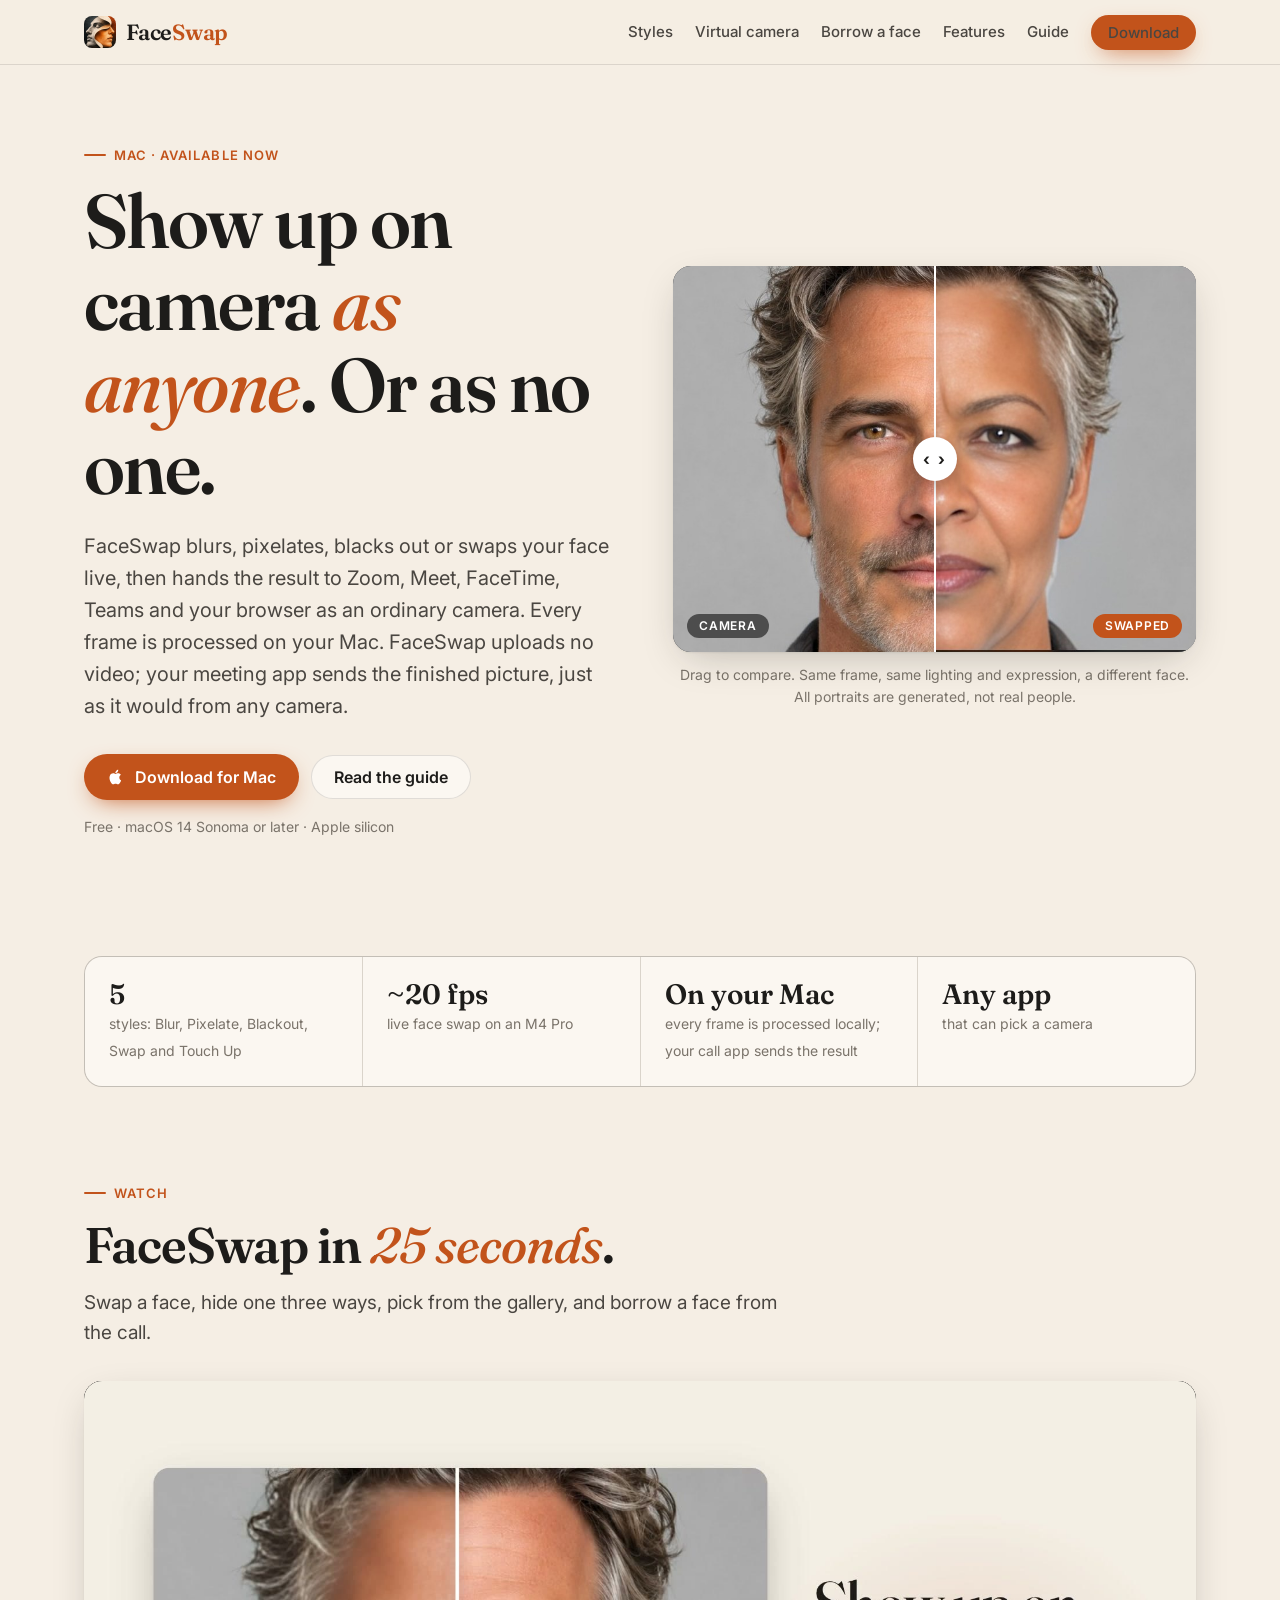
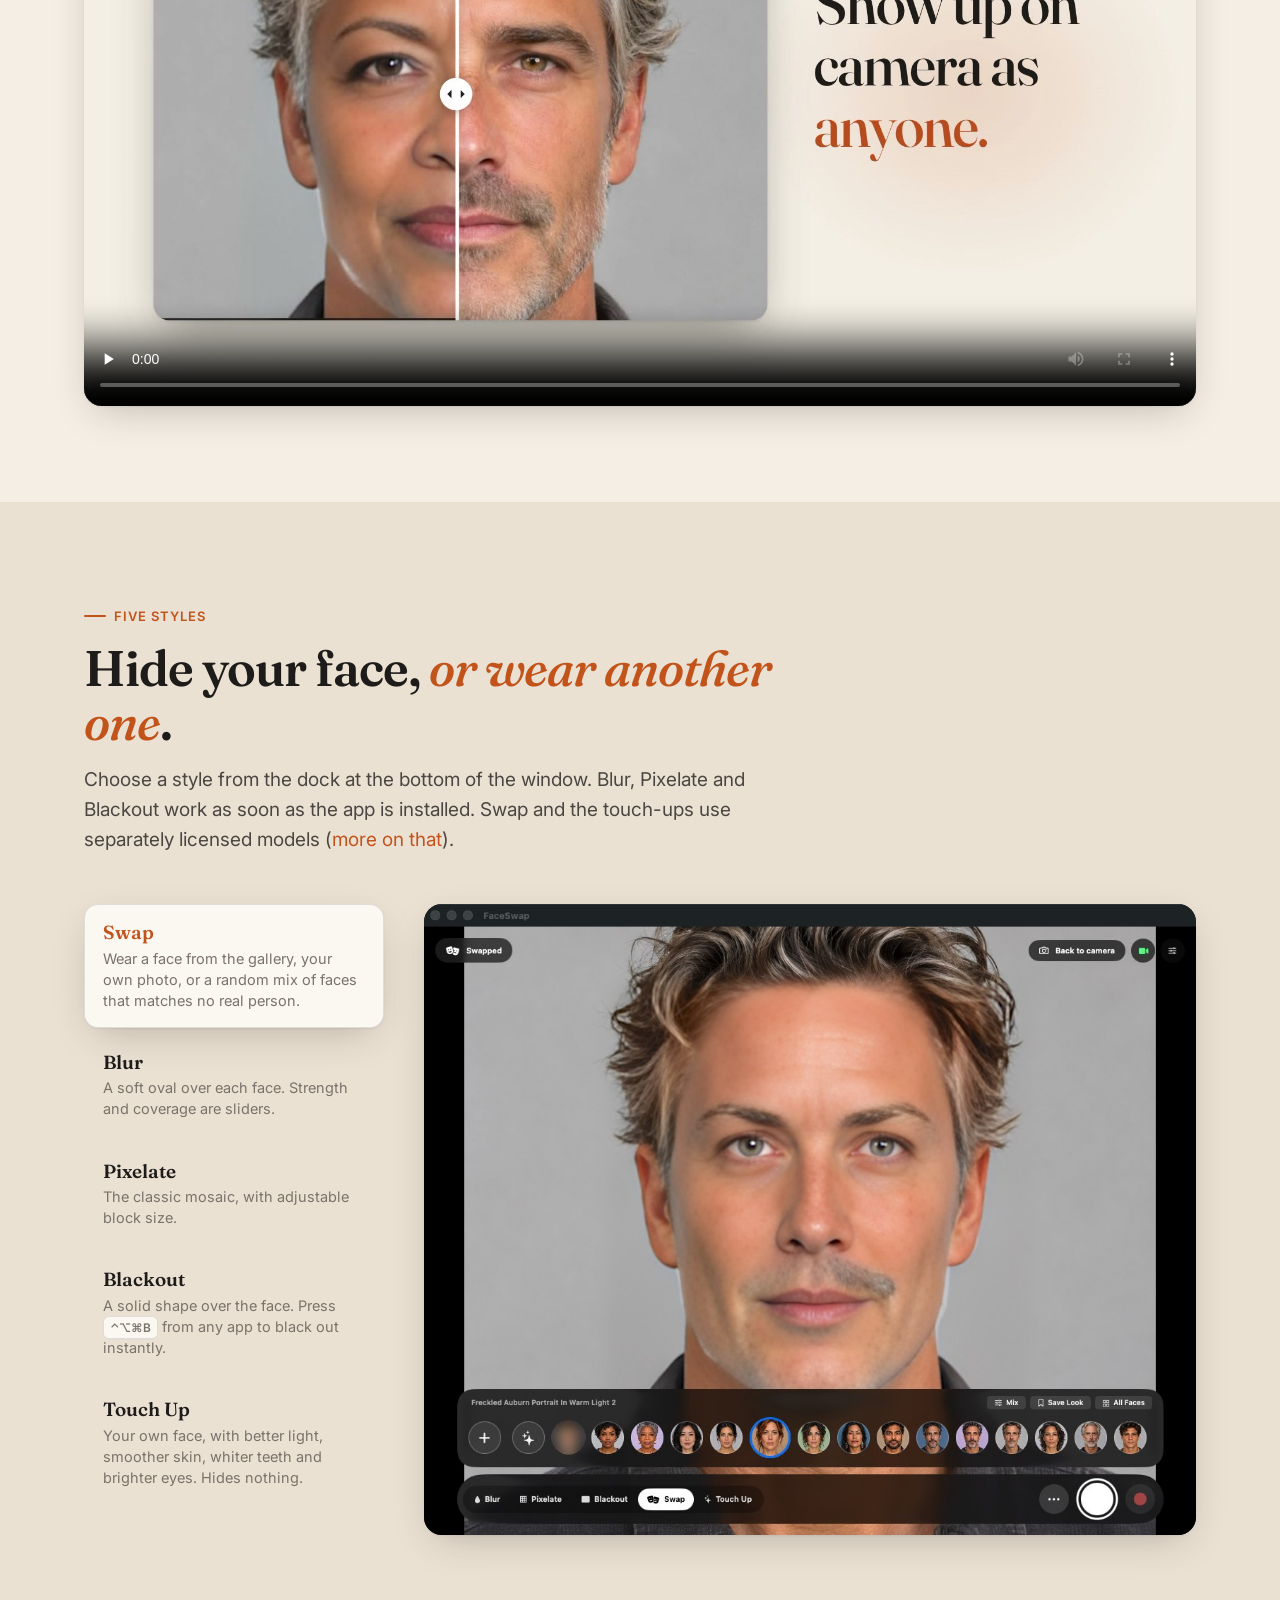
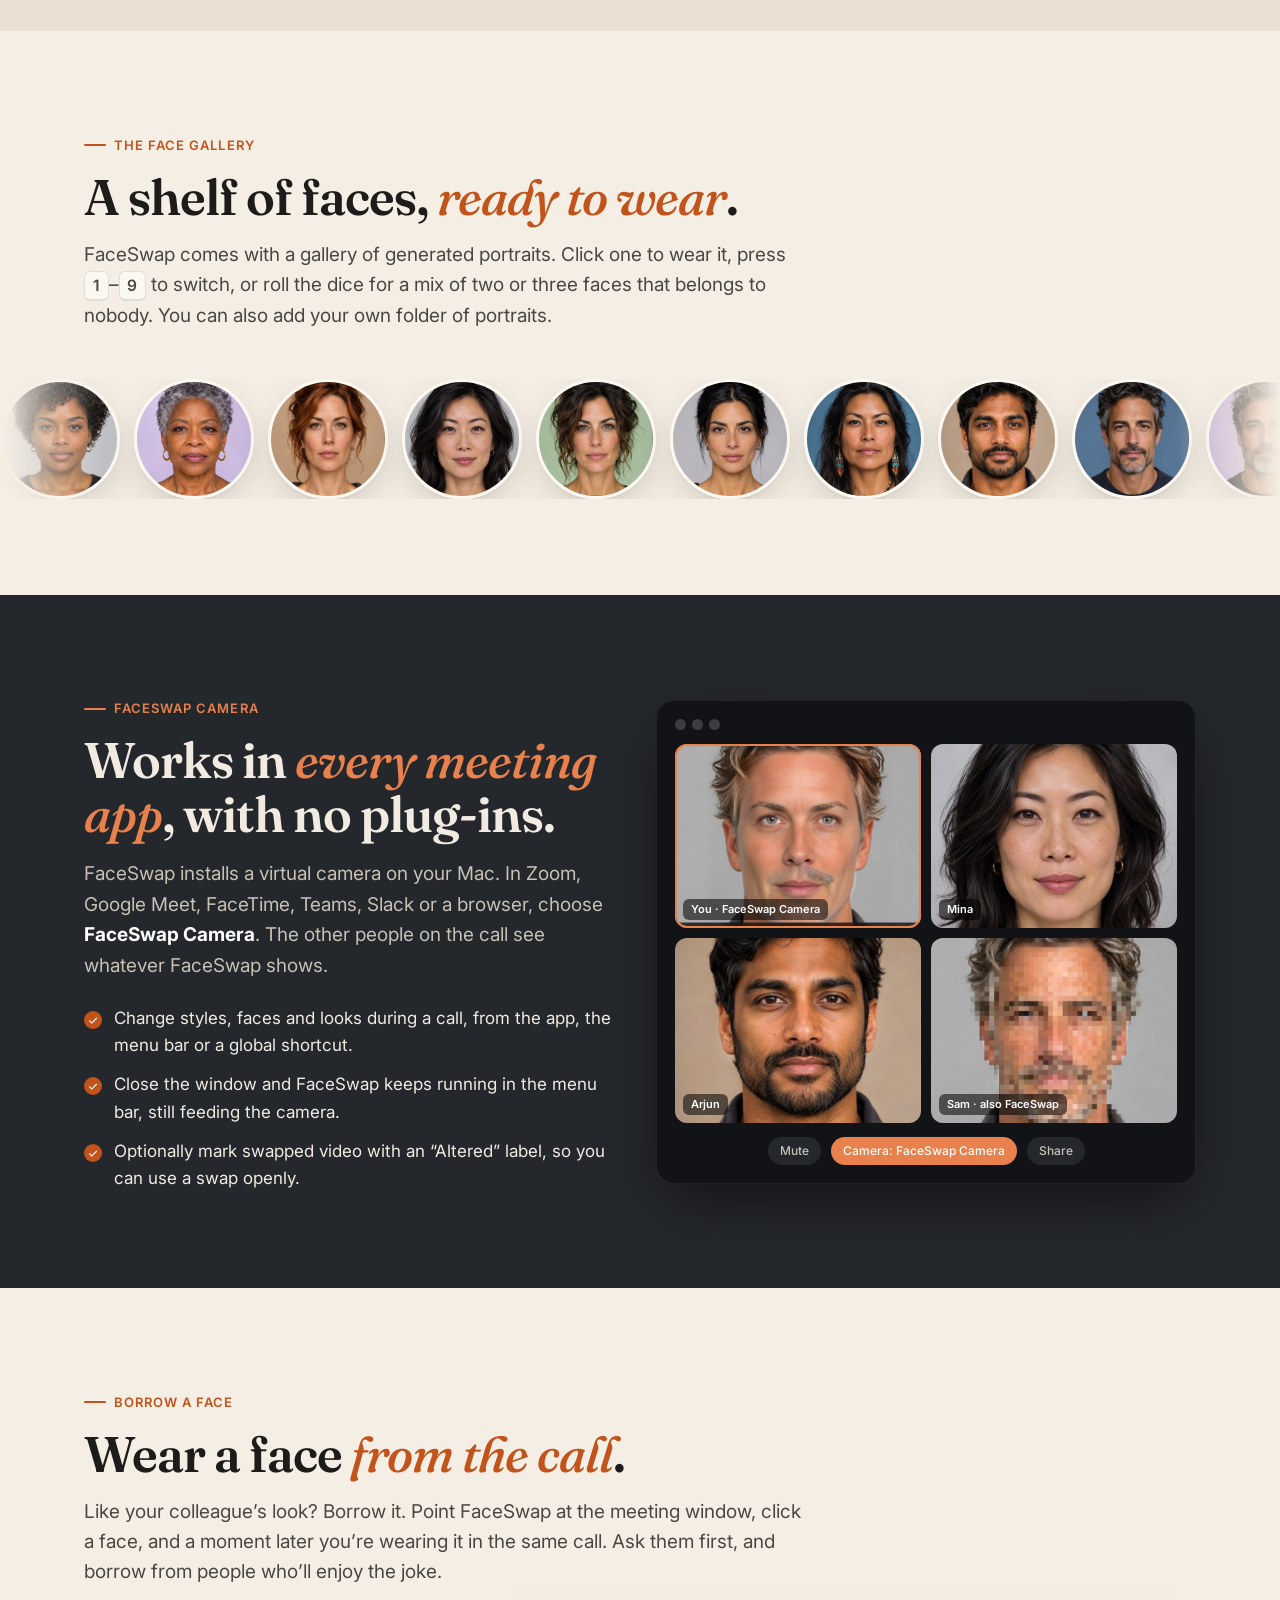
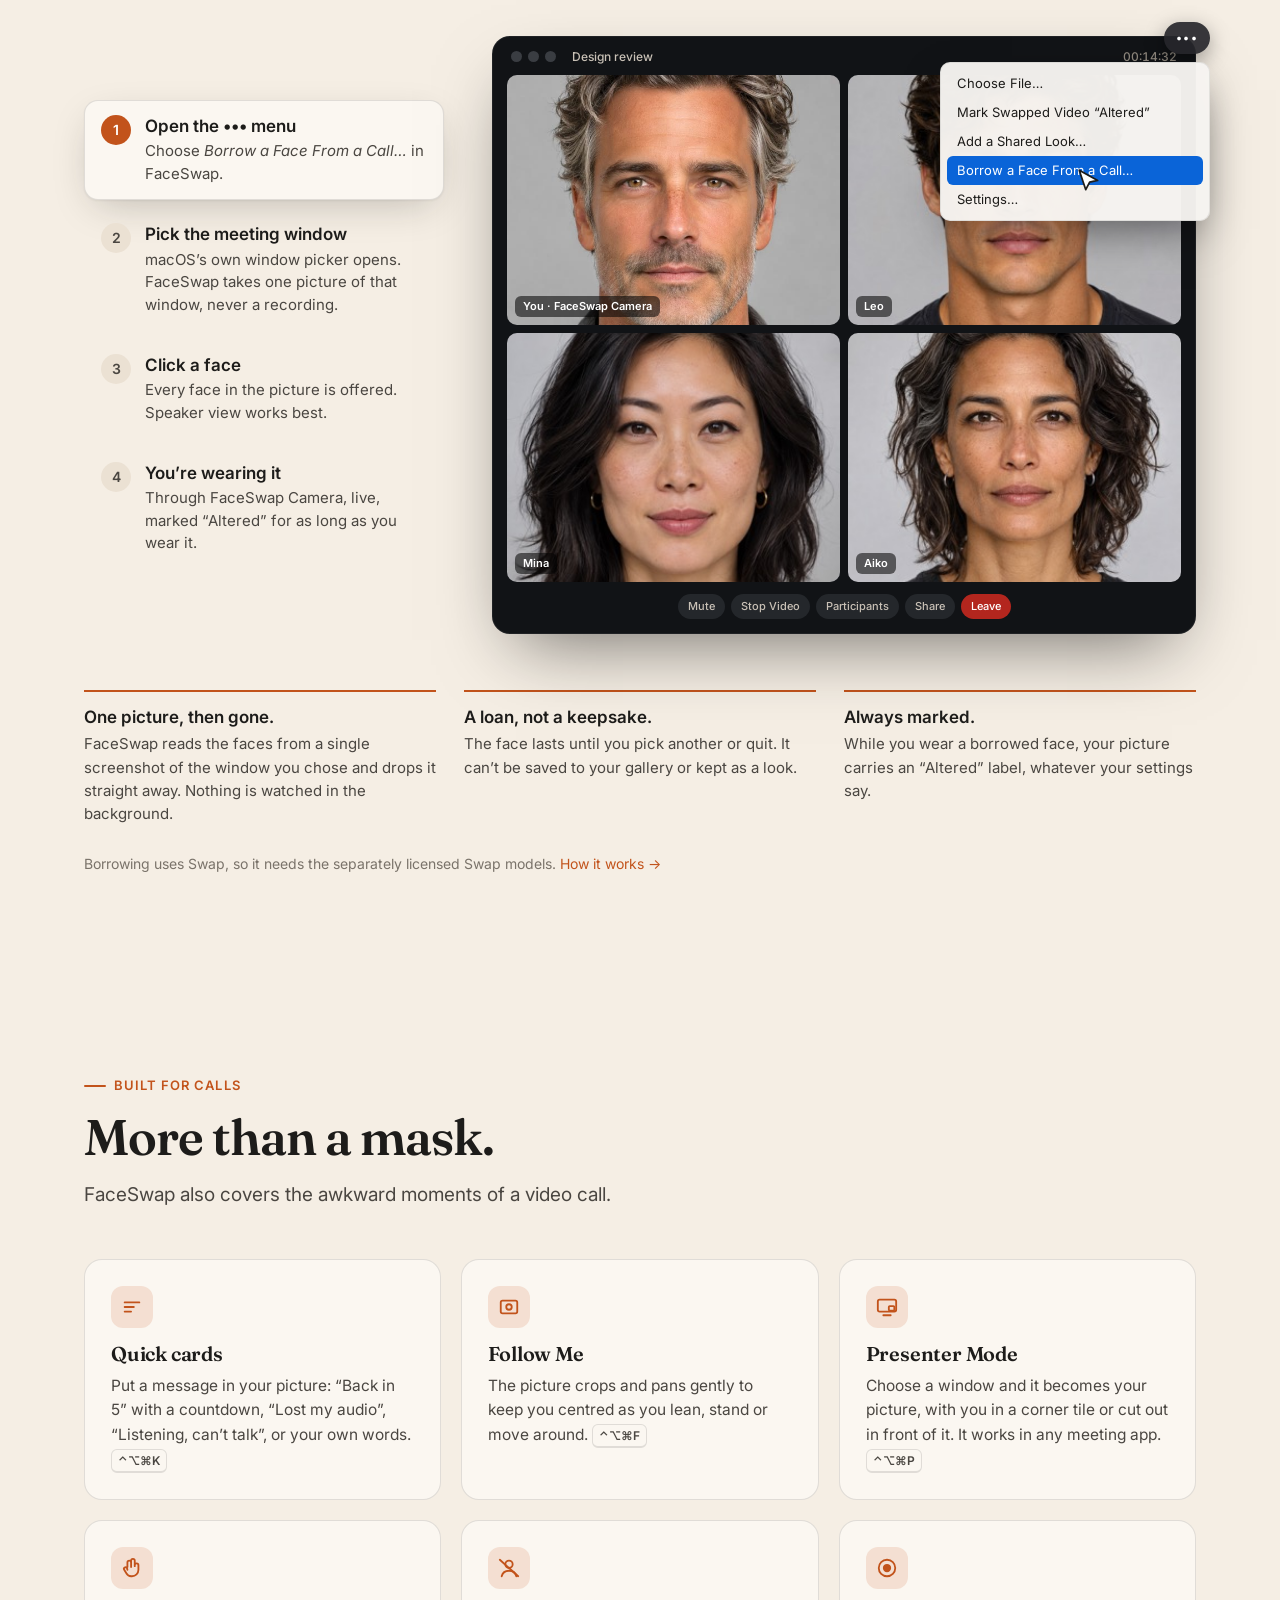
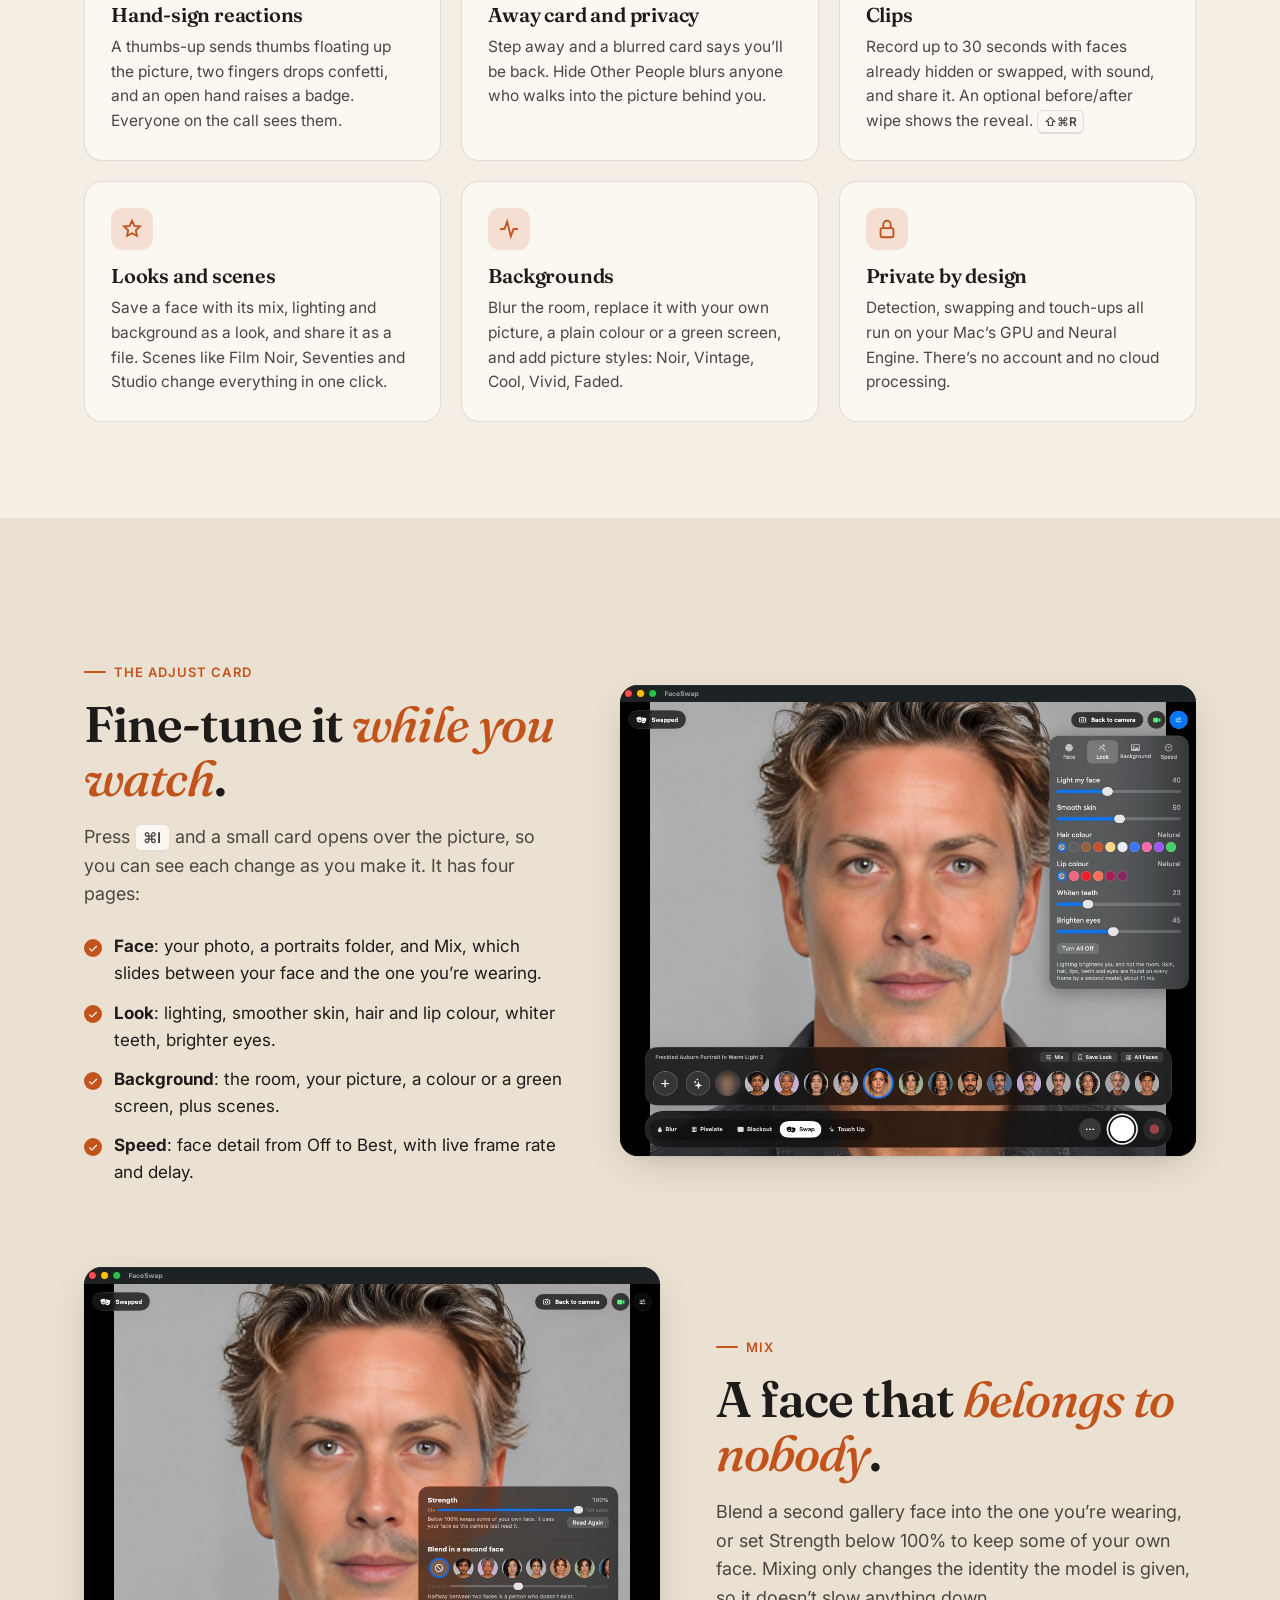
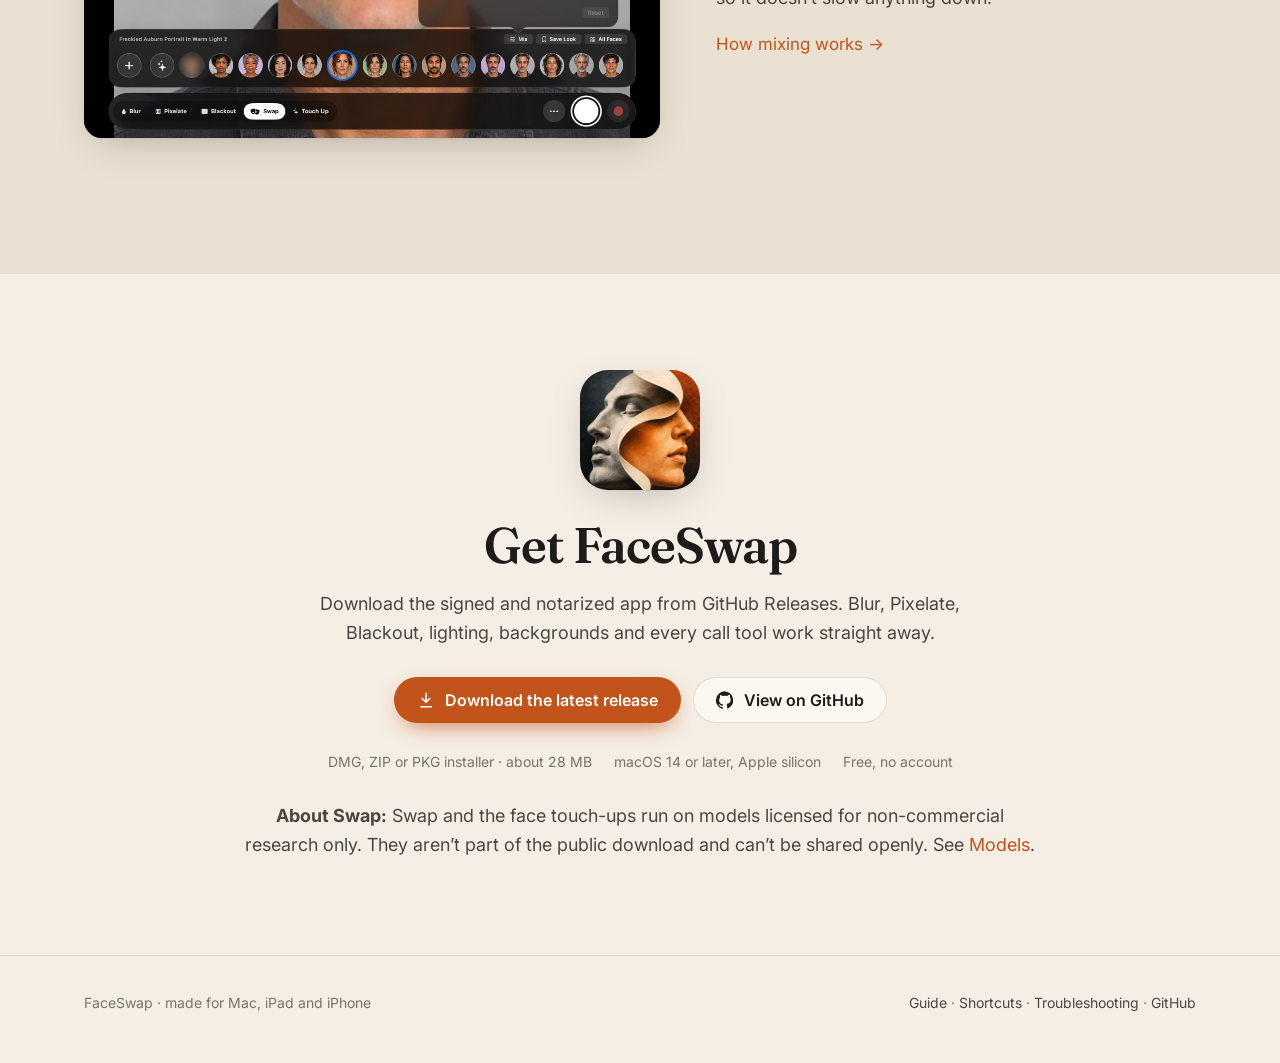
<file: index.html>
<!doctype html>
<html lang="en">
<head>
<meta charset="utf-8">
<meta name="viewport" content="width=device-width, initial-scale=1">
<title>FaceSwap: hide or swap your face on any camera</title>
<meta name="description" content="FaceSwap is a native Mac app that blurs, pixelates, blacks out or swaps your face in real time, and gives Zoom, Meet, FaceTime and Teams a camera that shows the result. Everything runs on your Mac.">
<meta property="og:title" content="FaceSwap">
<meta property="og:description" content="Blur, pixelate, black out or swap your face in real time, in any video app. Runs entirely on your Mac.">
<meta property="og:image" content="img/og.jpg">
<meta name="twitter:card" content="summary_large_image">
<link rel="icon" href="img/favicon.png">
<link rel="preconnect" href="https://fonts.googleapis.com">
<link rel="preconnect" href="https://fonts.gstatic.com" crossorigin>
<link href="https://fonts.googleapis.com/css2?family=Fraunces:ital,opsz,wght@0,9..144,500;0,9..144,600;1,9..144,500&family=Inter:wght@400;500;600&display=swap" rel="stylesheet">
<link rel="stylesheet" href="style.css">
</head>
<body>

<nav class="nav">
  <div class="wrap">
    <a class="brand" href="index.html"><img src="img/icon-256.png" alt=""><span>Face<b>Swap</b></span></a>
    <div class="nav-links">
      <a class="hide-sm" href="#styles">Styles</a>
      <a class="hide-sm" href="#camera">Virtual camera</a>
      <a class="hide-sm" href="#borrow">Borrow a face</a>
      <a class="hide-sm" href="#features">Features</a>
      <a href="docs.html">Guide</a>
      <a class="btn btn-primary btn-sm" href="#download">Download</a>
    </div>
  </div>
</nav>

<header class="hero">
  <div class="wrap hero-grid">
    <div>
      <div class="eyebrow">Mac · Available now</div>
      <h1>Show up on camera <em>as anyone</em>. Or as no one.</h1>
      <p class="lede">FaceSwap blurs, pixelates, blacks out or swaps your face live, then hands the result to Zoom, Meet, FaceTime, Teams and your browser as an ordinary camera. Every frame is processed on your Mac. FaceSwap uploads no video; your meeting app sends the finished picture, just as it would from any camera.</p>
      <div class="cta-row">
        <a class="btn btn-primary" href="#download">
          <svg viewBox="0 0 24 24" fill="currentColor" aria-hidden="true"><path d="M16.4 12.6c0-2.4 2-3.6 2.1-3.7-1.1-1.7-2.9-1.9-3.5-1.9-1.5-.2-2.9.9-3.7.9-.8 0-1.9-.9-3.2-.8-1.6 0-3.1 1-4 2.4-1.7 3-.4 7.4 1.2 9.8.8 1.2 1.8 2.5 3 2.4 1.2 0 1.7-.8 3.1-.8 1.5 0 1.9.8 3.2.8 1.3 0 2.1-1.2 2.9-2.4.9-1.4 1.3-2.7 1.3-2.8 0 0-2.4-1-2.4-3.9zM14 5.4c.7-.8 1.1-1.9 1-3-1 0-2.1.7-2.8 1.5-.6.7-1.2 1.8-1 2.9 1 .1 2.1-.6 2.8-1.4z"/></svg>
          Download for Mac
        </a>
        <a class="btn btn-ghost" href="docs.html">Read the guide</a>
      </div>
      <p class="fine">Free · macOS 14 Sonoma or later · Apple silicon</p>
    </div>
    <div>
      <div class="compare" id="hero-compare" style="--pos:50%">
        <img src="img/hero-before.jpg" alt="The camera's own picture of a man with salt-and-pepper hair">
        <img class="after" src="img/hero-after.jpg" alt="The same picture with a different woman's face swapped in">
        <div class="handle"></div>
        <span class="tag l">Camera</span><span class="tag r">Swapped</span>
        <input type="range" min="0" max="100" value="50" aria-label="Drag to compare the camera picture with the swapped picture">
      </div>
      <p class="caption">Drag to compare. Same frame, same lighting and expression, a different face. All portraits are generated, not real people.</p>
    </div>
  </div>
</header>

<section class="tight">
  <div class="wrap">
    <div class="facts">
      <div><b>5</b><span>styles: Blur, Pixelate, Blackout, Swap and Touch Up</span></div>
      <div><b>~20 fps</b><span>live face swap on an M4 Pro</span></div>
      <div><b>On your Mac</b><span>every frame is processed locally; your call app sends the result</span></div>
      <div><b>Any app</b><span>that can pick a camera</span></div>
    </div>
  </div>
</section>

<section id="watch">
  <div class="wrap watch">
    <div class="section-head">
      <div class="eyebrow">Watch</div>
      <h2>FaceSwap in <em>25 seconds</em>.</h2>
      <p>Swap a face, hide one three ways, pick from the gallery, and borrow a face from the call.</p>
    </div>
    <div class="film">
      <video id="film" controls playsinline preload="none" poster="video/faceswap.jpg" width="1920" height="1080">
        <source media="(max-width: 640px)" src="video/faceswap-vertical.mp4" type="video/mp4">
        <source src="video/faceswap.mp4" type="video/mp4">
      </video>
    </div>
  </div>
</section>

<section id="styles" class="band">
  <div class="wrap">
    <div class="section-head">
      <div class="eyebrow">Five styles</div>
      <h2>Hide your face, <em>or wear another one</em>.</h2>
      <p>Choose a style from the dock at the bottom of the window. Blur, Pixelate and Blackout work as soon as the app is installed. Swap and the touch-ups use separately licensed models (<a href="docs.html#models">more on that</a>).</p>
    </div>
    <div class="styles">
      <div class="style-list" role="tablist" aria-label="Styles">
        <button class="style-tab" role="tab" aria-selected="true" data-img="img/swap-auburn.jpg" data-alt="Swap style: a gallery face worn over the camera picture"><strong>Swap</strong><span>Wear a face from the gallery, your own photo, or a random mix of faces that matches no real person.</span></button>
        <button class="style-tab" role="tab" aria-selected="false" data-img="img/style-blur.jpg" data-alt="Blur style: the face is softly blurred"><strong>Blur</strong><span>A soft oval over each face. Strength and coverage are sliders.</span></button>
        <button class="style-tab" role="tab" aria-selected="false" data-img="img/style-pixelate.jpg" data-alt="Pixelate style: the face is broken into large blocks"><strong>Pixelate</strong><span>The classic mosaic, with adjustable block size.</span></button>
        <button class="style-tab" role="tab" aria-selected="false" data-img="img/style-blackout.jpg" data-alt="Blackout style: a solid black oval covers the face"><strong>Blackout</strong><span>A solid shape over the face. Press <kbd>⌃⌥⌘B</kbd> from any app to black out instantly.</span></button>
        <button class="style-tab" role="tab" aria-selected="false" data-img="img/style-touchup.jpg" data-alt="Touch Up style: your own face, lit and smoothed"><strong>Touch Up</strong><span>Your own face, with better light, smoother skin, whiter teeth and brighter eyes. Hides nothing.</span></button>
      </div>
      <div class="style-stage shot"><img id="style-img" src="img/swap-auburn.jpg" alt="Swap style: a gallery face worn over the camera picture" width="1093" height="894"></div>
    </div>
  </div>
</section>

<section>
  <div class="wrap">
    <div class="section-head">
      <div class="eyebrow">The face gallery</div>
      <h2>A shelf of faces, <em>ready to wear</em>.</h2>
      <p>FaceSwap comes with a gallery of generated portraits. Click one to wear it, press <kbd>1</kbd>–<kbd>9</kbd> to switch, or roll the dice for a mix of two or three faces that belongs to nobody. You can also add your own folder of portraits.</p>
    </div>
  </div>
  <div class="faces" aria-hidden="true">
    <div class="track" id="face-track"></div>
  </div>
</section>

<section id="camera" class="dark">
  <div class="wrap grid-2">
    <div>
      <div class="eyebrow" style="color:#e8814b">FaceSwap Camera</div>
      <h2>Works in <em>every meeting app</em>, with no plug-ins.</h2>
      <p style="font-size:19px;margin-top:18px">FaceSwap installs a virtual camera on your Mac. In Zoom, Google Meet, FaceTime, Teams, Slack or a browser, choose <strong style="color:#fff">FaceSwap Camera</strong>. The other people on the call see whatever FaceSwap shows.</p>
      <ul class="checks">
        <li>Change styles, faces and looks during a call, from the app, the menu bar or a global shortcut.</li>
        <li>Close the window and FaceSwap keeps running in the menu bar, still feeding the camera.</li>
        <li>Optionally mark swapped video with an “Altered” label, so you can use a swap openly.</li>
      </ul>
    </div>
    <div class="meet" aria-label="A video call with FaceSwap Camera chosen">
      <div class="meet-top"><i></i><i></i><i></i></div>
      <div class="meet-grid">
        <div class="meet-tile you"><img src="img/tile-swap.jpg" alt=""><b>You · FaceSwap Camera</b></div>
        <div class="meet-tile"><img src="img/faces/freckled-east-asian-woman-portrait-1.jpg" alt=""><b>Mina</b></div>
        <div class="meet-tile"><img src="img/faces/photorealistic-portrait-of-a-bearded-man-2.jpg" alt=""><b>Arjun</b></div>
        <div class="meet-tile"><img src="img/tile-pixelate.jpg" alt=""><b>Sam · also FaceSwap</b></div>
      </div>
      <div class="meet-bar"><span>Mute</span><span class="on">Camera: FaceSwap Camera</span><span>Share</span></div>
    </div>
  </div>
</section>

<section id="borrow">
  <div class="wrap">
    <div class="section-head">
      <div class="eyebrow">Borrow a face</div>
      <h2>Wear a face <em>from the call</em>.</h2>
      <p>Like your colleague’s look? Borrow it. Point FaceSwap at the meeting window, click a face, and a moment later you’re wearing it in the same call. Ask them first, and borrow from people who’ll enjoy the joke.</p>
    </div>
    <div class="borrow" id="borrow-demo" data-step="1">
      <ol class="borrow-steps" aria-label="How borrowing works">
        <li><button type="button" data-go="1" aria-current="step"><span class="n">1</span><span><strong>Open the ••• menu</strong>Choose <em>Borrow a Face From a Call…</em> in FaceSwap.</span></button></li>
        <li><button type="button" data-go="2"><span class="n">2</span><span><strong>Pick the meeting window</strong>macOS’s own window picker opens. FaceSwap takes one picture of that window, never a recording.</span></button></li>
        <li><button type="button" data-go="3"><span class="n">3</span><span><strong>Click a face</strong>Every face in the picture is offered. Speaker view works best.</span></button></li>
        <li><button type="button" data-go="4"><span class="n">4</span><span><strong>You’re wearing it</strong>Through FaceSwap Camera, live, marked “Altered” for as long as you wear it.</span></button></li>
      </ol>

      <div class="borrow-stage" aria-hidden="true">
        <div class="call">
          <div class="call-top"><i></i><i></i><i></i><span>Design review</span><b>00:14:32</b></div>
          <div class="call-grid">
            <div class="call-tile you">
              <img class="before" src="img/borrow-you.jpg" alt="" loading="lazy">
              <img class="after" src="img/borrow-after.jpg" alt="" loading="lazy">
              <em class="altered">Altered</em>
              <b>You · FaceSwap Camera</b>
            </div>
            <div class="call-tile lender"><img src="img/faces/tousled-haired-man-in-studio-light-4.jpg" alt="" loading="lazy"><b>Leo</b></div>
            <div class="call-tile"><img src="img/faces/freckled-east-asian-woman-portrait-1.jpg" alt="" loading="lazy"><b>Mina</b></div>
            <div class="call-tile"><img src="img/faces/serene-portrait-with-silver-hoops-5.jpg" alt="" loading="lazy"><b>Aiko</b></div>
          </div>
          <div class="call-bar"><span>Mute</span><span>Stop Video</span><span>Participants</span><span>Share</span><span class="leave">Leave</span></div>
        </div>

        <!-- 1: FaceSwap's ••• menu -->
        <div class="b-menu">
          <div class="b-more">•••</div>
          <ul>
            <li>Choose File…</li>
            <li>Mark Swapped Video “Altered”</li>
            <li>Add a Shared Look…</li>
            <li class="hi">Borrow a Face From a Call…</li>
            <li>Settings…</li>
          </ul>
        </div>

        <!-- 2: the system window picker -->
        <div class="b-pick"><span>Share this window with FaceSwap</span></div>

        <!-- 3: faces found -->
        <div class="b-sheet">
          <strong>Borrow a face</strong>
          <small>Click the face to wear.</small>
          <div class="b-faces">
            <img src="img/borrow-you.jpg" alt="" loading="lazy">
            <img class="pick" src="img/faces/tousled-haired-man-in-studio-light-4.jpg" alt="" loading="lazy">
            <img src="img/faces/freckled-east-asian-woman-portrait-1.jpg" alt="" loading="lazy">
            <img src="img/faces/serene-portrait-with-silver-hoops-5.jpg" alt="" loading="lazy">
          </div>
          <small class="fine">A borrowed face is a loan: it can’t be saved or shared.</small>
        </div>
        <svg class="b-cursor" viewBox="0 0 24 24"><path d="M3 2l17 9.5-7.4 1.6L9 20z" fill="#fff" stroke="#1d1c1a" stroke-width="1.6" stroke-linejoin="round"/></svg>
      </div>
    </div>

    <ul class="borrow-notes">
      <li><strong>One picture, then gone.</strong> FaceSwap reads the faces from a single screenshot of the window you chose and drops it straight away. Nothing is watched in the background.</li>
      <li><strong>A loan, not a keepsake.</strong> The face lasts until you pick another or quit. It can’t be saved to your gallery or kept as a look.</li>
      <li><strong>Always marked.</strong> While you wear a borrowed face, your picture carries an “Altered” label, whatever your settings say.</li>
    </ul>
    <p class="borrow-req">Borrowing uses Swap, so it needs the separately licensed Swap models. <a href="docs.html#borrow">How it works →</a></p>
  </div>
</section>

<section id="features">
  <div class="wrap">
    <div class="section-head">
      <div class="eyebrow">Built for calls</div>
      <h2>More than a mask.</h2>
      <p>FaceSwap also covers the awkward moments of a video call.</p>
    </div>
    <div class="grid-3">
      <div class="card">
        <div class="ico"><svg viewBox="0 0 24 24" fill="none" stroke="currentColor" stroke-width="2" stroke-linecap="round"><path d="M4 7h16M4 12h10M4 17h7"/></svg></div>
        <h3>Quick cards</h3>
        <p>Put a message in your picture: “Back in 5” with a countdown, “Lost my audio”, “Listening, can’t talk”, or your own words. <kbd>⌃⌥⌘K</kbd></p>
      </div>
      <div class="card">
        <div class="ico"><svg viewBox="0 0 24 24" fill="none" stroke="currentColor" stroke-width="2" stroke-linecap="round"><rect x="3" y="5" width="18" height="14" rx="2"/><circle cx="12" cy="12" r="3"/></svg></div>
        <h3>Follow Me</h3>
        <p>The picture crops and pans gently to keep you centred as you lean, stand or move around. <kbd>⌃⌥⌘F</kbd></p>
      </div>
      <div class="card">
        <div class="ico"><svg viewBox="0 0 24 24" fill="none" stroke="currentColor" stroke-width="2" stroke-linecap="round"><rect x="2" y="4" width="20" height="13" rx="2"/><rect x="14" y="11" width="6" height="5" rx="1"/><path d="M8 21h8"/></svg></div>
        <h3>Presenter Mode</h3>
        <p>Choose a window and it becomes your picture, with you in a corner tile or cut out in front of it. It works in any meeting app. <kbd>⌃⌥⌘P</kbd></p>
      </div>
      <div class="card">
        <div class="ico"><svg viewBox="0 0 24 24" fill="none" stroke="currentColor" stroke-width="2" stroke-linecap="round"><path d="M7 11V6a2 2 0 0 1 4 0v5M11 10V4a2 2 0 0 1 4 0v6M15 9a2 2 0 0 1 4 0v5a7 7 0 0 1-7 7h-1a6 6 0 0 1-5-3l-2.5-4a1.8 1.8 0 0 1 3-2L7 14"/></svg></div>
        <h3>Hand-sign reactions</h3>
        <p>A thumbs-up sends thumbs floating up the picture, two fingers drops confetti, and an open hand raises a badge. Everyone on the call sees them.</p>
      </div>
      <div class="card">
        <div class="ico"><svg viewBox="0 0 24 24" fill="none" stroke="currentColor" stroke-width="2" stroke-linecap="round"><circle cx="12" cy="8" r="4"/><path d="M4 21c1-4 4.5-6 8-6s7 2 8 6"/><path d="M2 3l20 18"/></svg></div>
        <h3>Away card and privacy</h3>
        <p>Step away and a blurred card says you’ll be back. Hide Other People blurs anyone who walks into the picture behind you.</p>
      </div>
      <div class="card">
        <div class="ico"><svg viewBox="0 0 24 24" fill="none" stroke="currentColor" stroke-width="2" stroke-linecap="round"><circle cx="12" cy="12" r="9"/><circle cx="12" cy="12" r="3.5" fill="currentColor"/></svg></div>
        <h3>Clips</h3>
        <p>Record up to 30 seconds with faces already hidden or swapped, with sound, and share it. An optional before/after wipe shows the reveal. <kbd>⇧⌘R</kbd></p>
      </div>
      <div class="card">
        <div class="ico"><svg viewBox="0 0 24 24" fill="none" stroke="currentColor" stroke-width="2" stroke-linecap="round"><path d="M12 3l2.6 5.6 6.1.7-4.5 4.2 1.2 6L12 16.6 6.6 19.5l1.2-6L3.3 9.3l6.1-.7z"/></svg></div>
        <h3>Looks and scenes</h3>
        <p>Save a face with its mix, lighting and background as a look, and share it as a file. Scenes like Film Noir, Seventies and Studio change everything in one click.</p>
      </div>
      <div class="card">
        <div class="ico"><svg viewBox="0 0 24 24" fill="none" stroke="currentColor" stroke-width="2" stroke-linecap="round"><path d="M3 12h4l3-8 4 16 3-8h4"/></svg></div>
        <h3>Backgrounds</h3>
        <p>Blur the room, replace it with your own picture, a plain colour or a green screen, and add picture styles: Noir, Vintage, Cool, Vivid, Faded.</p>
      </div>
      <div class="card">
        <div class="ico"><svg viewBox="0 0 24 24" fill="none" stroke="currentColor" stroke-width="2" stroke-linecap="round"><rect x="5" y="11" width="14" height="10" rx="2"/><path d="M8 11V7a4 4 0 0 1 8 0v4"/></svg></div>
        <h3>Private by design</h3>
        <p>Detection, swapping and touch-ups all run on your Mac’s GPU and Neural Engine. There’s no account and no cloud processing.</p>
      </div>
    </div>
  </div>
</section>

<section class="band">
  <div class="wrap">
    <div class="feature-row">
      <div class="text">
        <div class="eyebrow">The Adjust card</div>
        <h2>Fine-tune it <em>while you watch</em>.</h2>
        <p style="font-size:18px">Press <kbd>⌘I</kbd> and a small card opens over the picture, so you can see each change as you make it. It has four pages:</p>
        <ul class="checks">
          <li><strong>Face</strong>: your photo, a portraits folder, and Mix, which slides between your face and the one you’re wearing.</li>
          <li><strong>Look</strong>: lighting, smoother skin, hair and lip colour, whiter teeth, brighter eyes.</li>
          <li><strong>Background</strong>: the room, your picture, a colour or a green screen, plus scenes.</li>
          <li><strong>Speed</strong>: face detail from Off to Best, with live frame rate and delay.</li>
        </ul>
      </div>
      <div class="shot"><img src="img/adjust-look.jpg" alt="The Adjust card's Look page with lighting, hair colour, lip colour, teeth and eye sliders" loading="lazy" width="1093" height="894"></div>
    </div>
    <div class="feature-row flip">
      <div class="text">
        <div class="eyebrow">Mix</div>
        <h2>A face that <em>belongs to nobody</em>.</h2>
        <p style="font-size:18px">Blend a second gallery face into the one you’re wearing, or set Strength below 100% to keep some of your own face. Mixing only changes the identity the model is given, so it doesn’t slow anything down.</p>
        <p><a href="docs.html#mix">How mixing works →</a></p>
      </div>
      <div class="shot"><img src="img/mix.jpg" alt="The Mix panel with a Strength slider and a row of faces to blend in" loading="lazy" width="1093" height="894"></div>
    </div>
  </div>
</section>

<section id="download">
  <div class="wrap download">
    <img class="icon" src="img/icon-256.png" alt="FaceSwap app icon">
    <h2>Get FaceSwap</h2>
    <p>Download the signed and notarized app from GitHub Releases. Blur, Pixelate, Blackout, lighting, backgrounds and every call tool work straight away.</p>
    <div class="cta-row">
      <a class="btn btn-primary" href="https://github.com/mrlynn/FaceSwap-app/releases/latest">
        <svg viewBox="0 0 24 24" fill="none" stroke="currentColor" stroke-width="2.2" stroke-linecap="round" stroke-linejoin="round" aria-hidden="true"><path d="M12 3v12M7 10l5 5 5-5M5 21h14"/></svg>
        Download the latest release
      </a>
      <a class="btn btn-ghost" href="https://github.com/mrlynn/FaceSwap-app">
        <svg viewBox="0 0 24 24" fill="currentColor" aria-hidden="true"><path d="M12 .5a12 12 0 0 0-3.8 23.4c.6.1.8-.3.8-.6v-2c-3.3.7-4-1.6-4-1.6-.6-1.4-1.4-1.8-1.4-1.8-1-.7.1-.7.1-.7 1.2.1 1.8 1.2 1.8 1.2 1 1.8 2.8 1.3 3.5 1 .1-.8.4-1.3.7-1.6-2.7-.3-5.5-1.3-5.5-5.9 0-1.3.5-2.4 1.2-3.2 0-.4-.5-1.6.2-3.2 0 0 1-.3 3.3 1.2a11.5 11.5 0 0 1 6 0C17.3 4.6 18.3 5 18.3 5c.7 1.6.2 2.8.1 3.2.8.8 1.2 1.9 1.2 3.2 0 4.6-2.8 5.6-5.5 5.9.4.4.8 1.1.8 2.2v3.3c0 .3.2.7.8.6A12 12 0 0 0 12 .5z"/></svg>
        View on GitHub
      </a>
    </div>
    <div class="req">
      <span>DMG, ZIP or PKG installer · about 28 MB</span>
      <span>macOS 14 or later, Apple silicon</span>
      <span>Free, no account</span>
    </div>
    <p class="fine" style="max-width:44em;margin:28px auto 0"><strong>About Swap:</strong> Swap and the face touch-ups run on models licensed for non-commercial research only. They aren’t part of the public download and can’t be shared openly. See <a href="docs.html#models">Models</a>.</p>
  </div>
</section>

<footer>
  <div class="wrap">
    <span>FaceSwap · made for Mac, iPad and iPhone</span>
    <span><a href="docs.html">Guide</a> · <a href="docs.html#shortcuts">Shortcuts</a> · <a href="docs.html#troubleshooting">Troubleshooting</a> · <a href="https://github.com/mrlynn/FaceSwap-app">GitHub</a></span>
  </div>
</footer>

<script>
  // Before/after slider
  document.querySelectorAll('.compare').forEach(c => {
    const r = c.querySelector('input');
    r.addEventListener('input', () => c.style.setProperty('--pos', r.value + '%'));
  });

  // Style tabs
  const img = document.getElementById('style-img');
  const tabs = document.querySelectorAll('.style-tab');
  tabs.forEach(t => {
    const pre = new Image(); pre.src = t.dataset.img;
    t.addEventListener('click', () => {
      tabs.forEach(x => x.setAttribute('aria-selected', x === t));
      img.style.opacity = 0;
      setTimeout(() => { img.src = t.dataset.img; img.alt = t.dataset.alt; img.style.opacity = 1; }, 160);
    });
  });

  // Face strip (doubled so the loop is seamless)
  const faces = ["confident-natural-curls-studio-portrait-1","confident-woman-in-lavender-light-4","freckled-auburn-portrait-in-warm-light-2","freckled-east-asian-woman-portrait-1","freckled-woman-in-soft-sage-portrait-4","freckled-woman-in-soft-studio-light-3","indigenous-woman-with-beaded-jewelry-3","photorealistic-portrait-of-a-bearded-man-2","salt-and-pepper-portrait-on-blue-3","salt-and-pepper-portrait-on-lavender-5","salt-and-pepper-studio-portrait-1","serene-portrait-with-silver-hoops-5","silver-haired-man-in-studio-portrait-2","tousled-haired-man-in-studio-light-4","weathered-silver-haired-portrait-5"];
  const track = document.getElementById('face-track');
  [...faces, ...faces].forEach(f => {
    const i = document.createElement('img');
    i.src = 'img/faces/' + f + '.jpg'; i.alt = ''; i.loading = 'lazy';
    track.appendChild(i);
  });

  // Borrow a face walkthrough: plays itself while on screen, and any step can be clicked.
  (() => {
    const demo = document.getElementById('borrow-demo');
    if (!demo) return;
    const buttons = demo.querySelectorAll('[data-go]');
    let step = 1, timer = null, resume = null;
    const still = matchMedia('(prefers-reduced-motion: reduce)').matches;
    const show = n => {
      step = n;
      demo.dataset.step = n;
      buttons.forEach(b => b.setAttribute('aria-current', +b.dataset.go === n ? 'step' : 'false'));
    };
    const play = () => { if (!timer && !still) timer = setInterval(() => show(step % 4 + 1), 3400); };
    const stop = () => { clearInterval(timer); timer = null; };
    buttons.forEach(b => b.addEventListener('click', () => {
      stop(); clearTimeout(resume); show(+b.dataset.go);
      resume = setTimeout(play, 12000);
    }));
    new IntersectionObserver(([e]) => e.isIntersecting ? play() : stop(), { threshold: .35 }).observe(demo);
  })();

  // Film: the vertical cut and its poster on phones
  (() => {
    const v = document.getElementById('film');
    if (v && matchMedia('(max-width: 640px)').matches) {
      v.poster = 'video/faceswap-vertical.jpg'; v.width = 1080; v.height = 1920;
    }
  })();
</script>
</body>
</html>
</file>
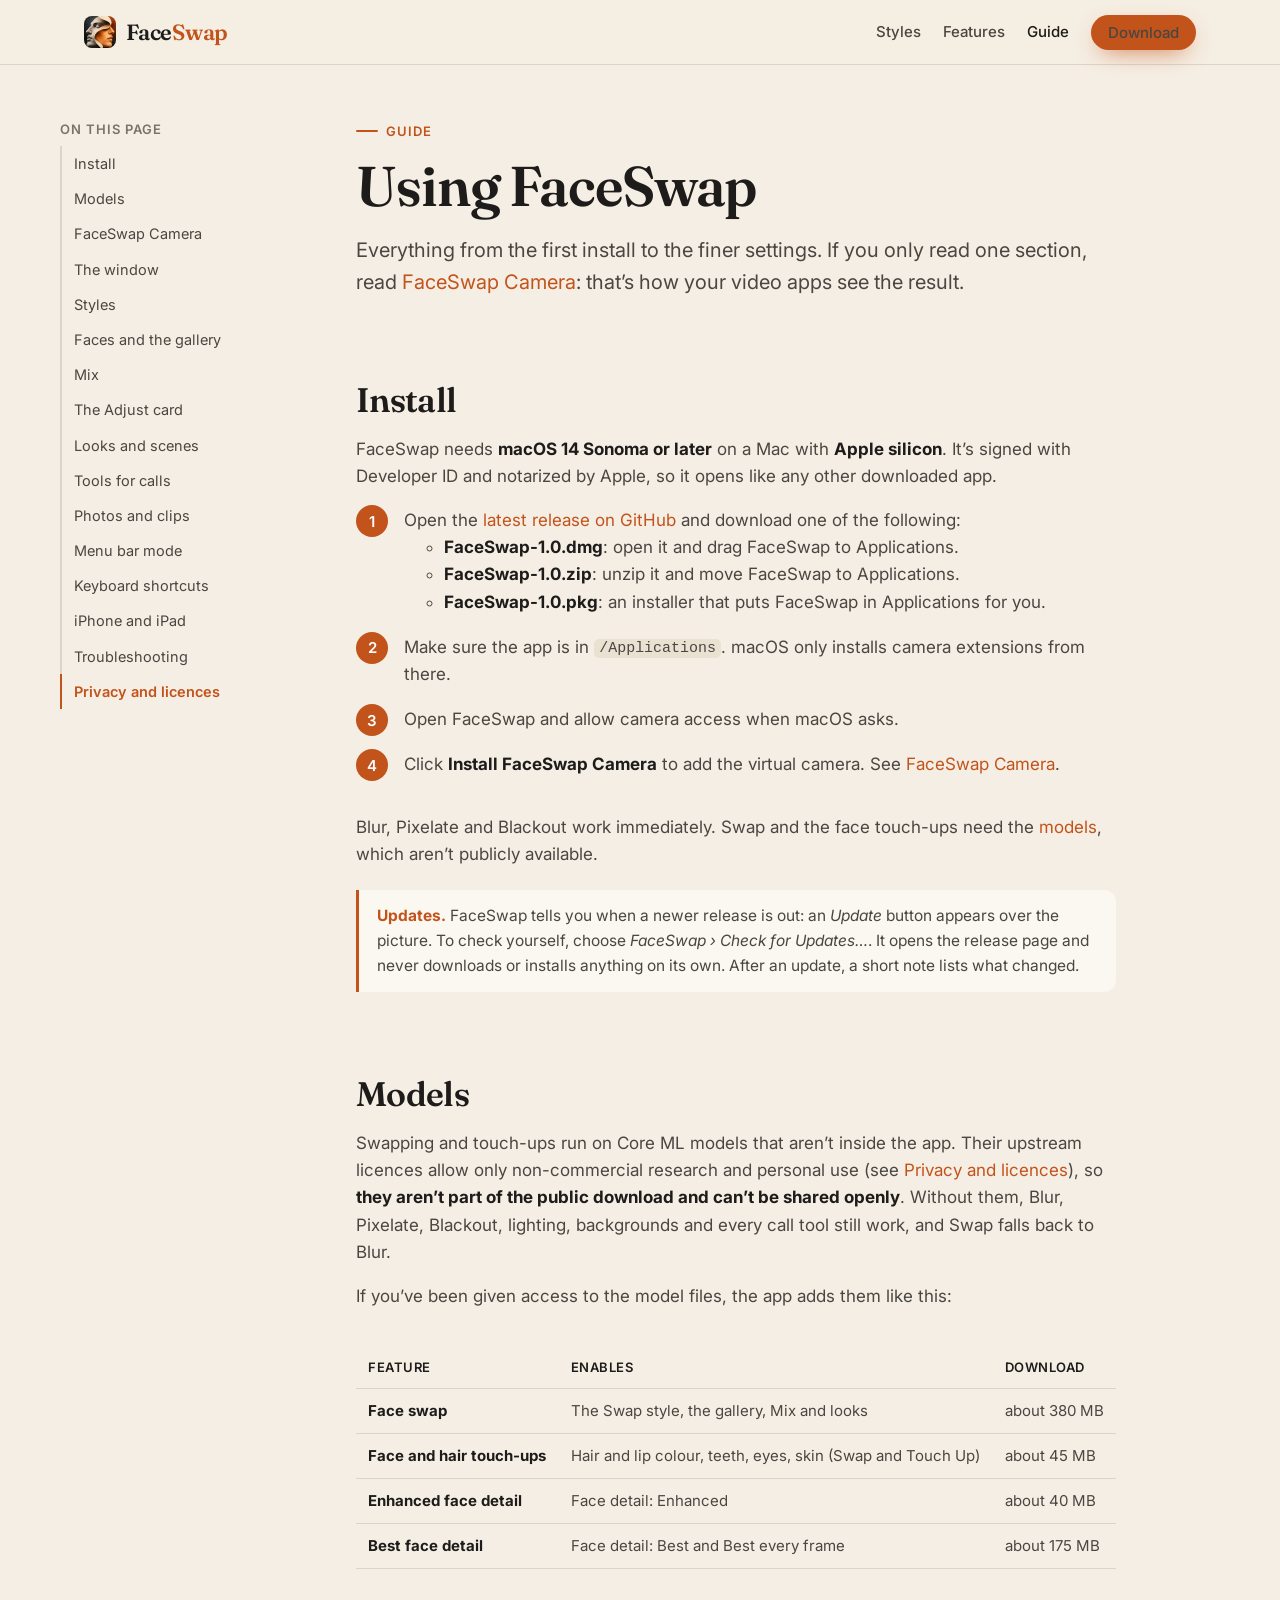
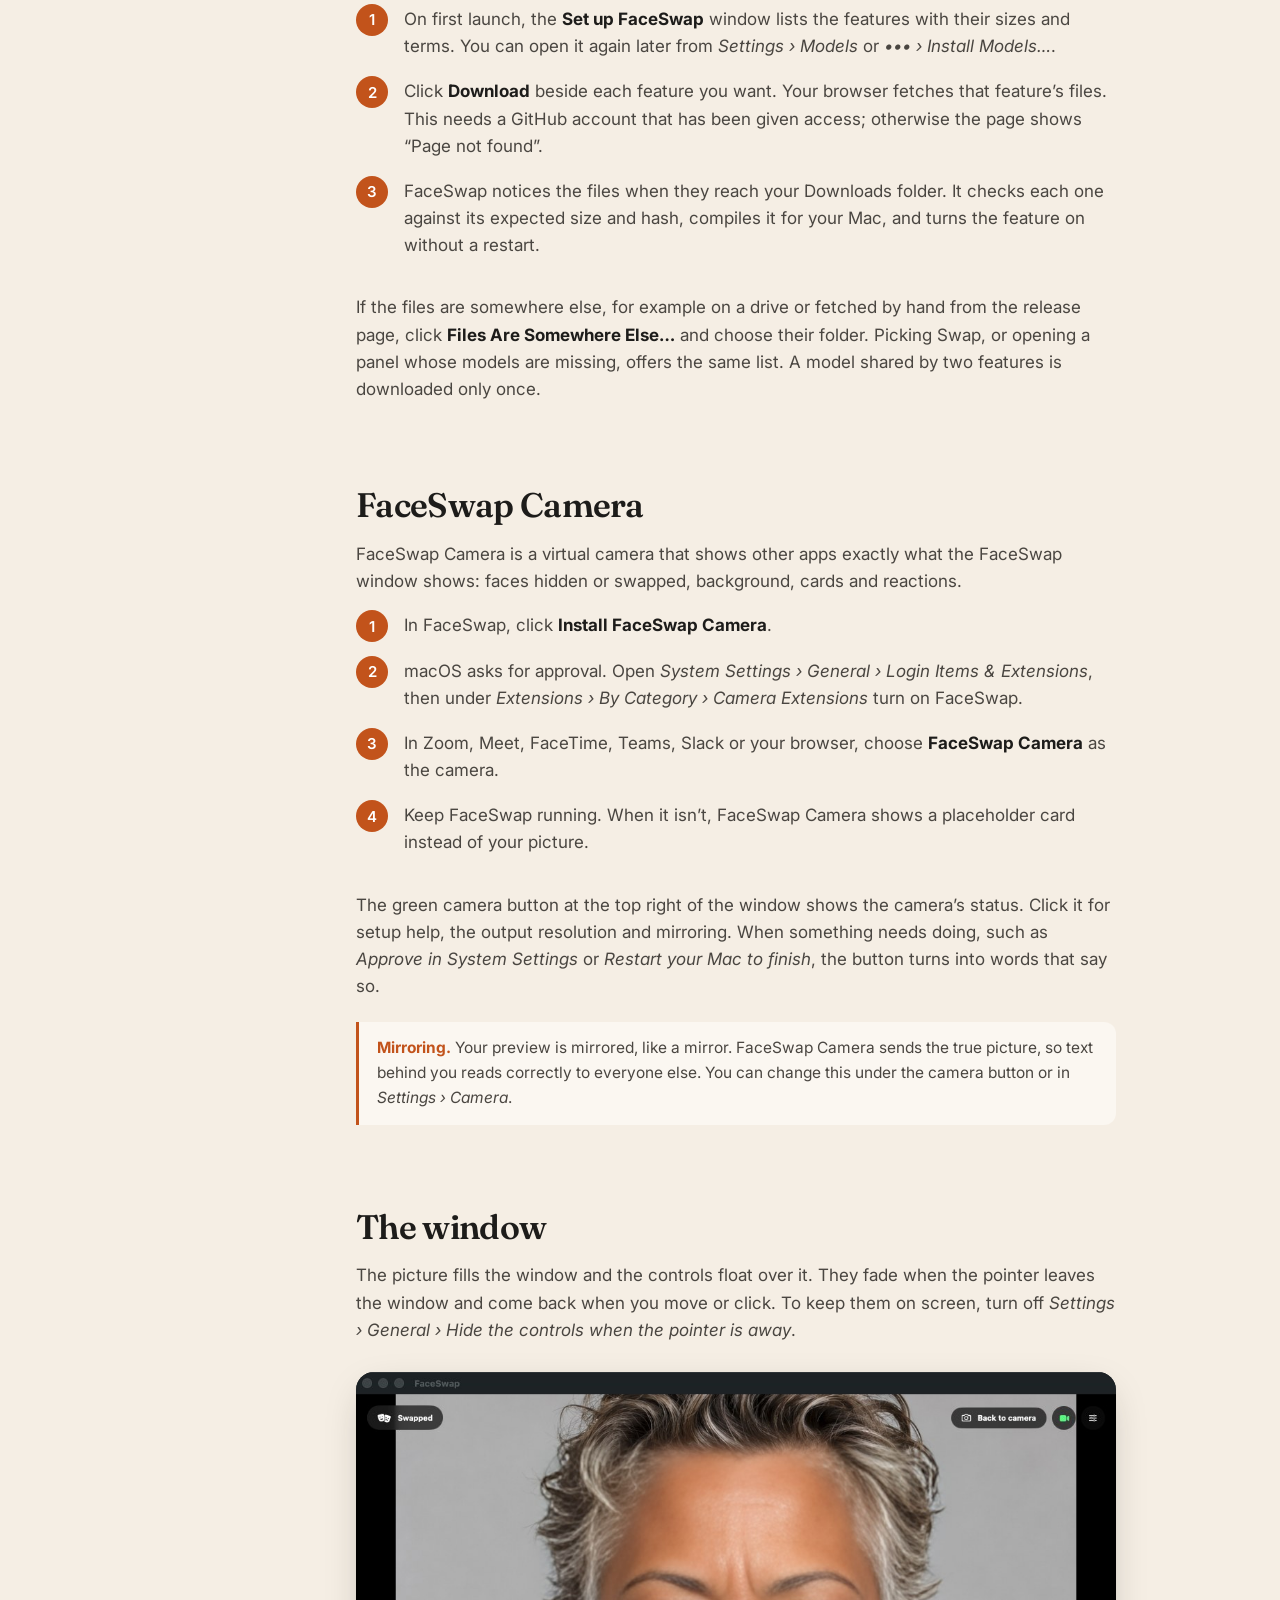
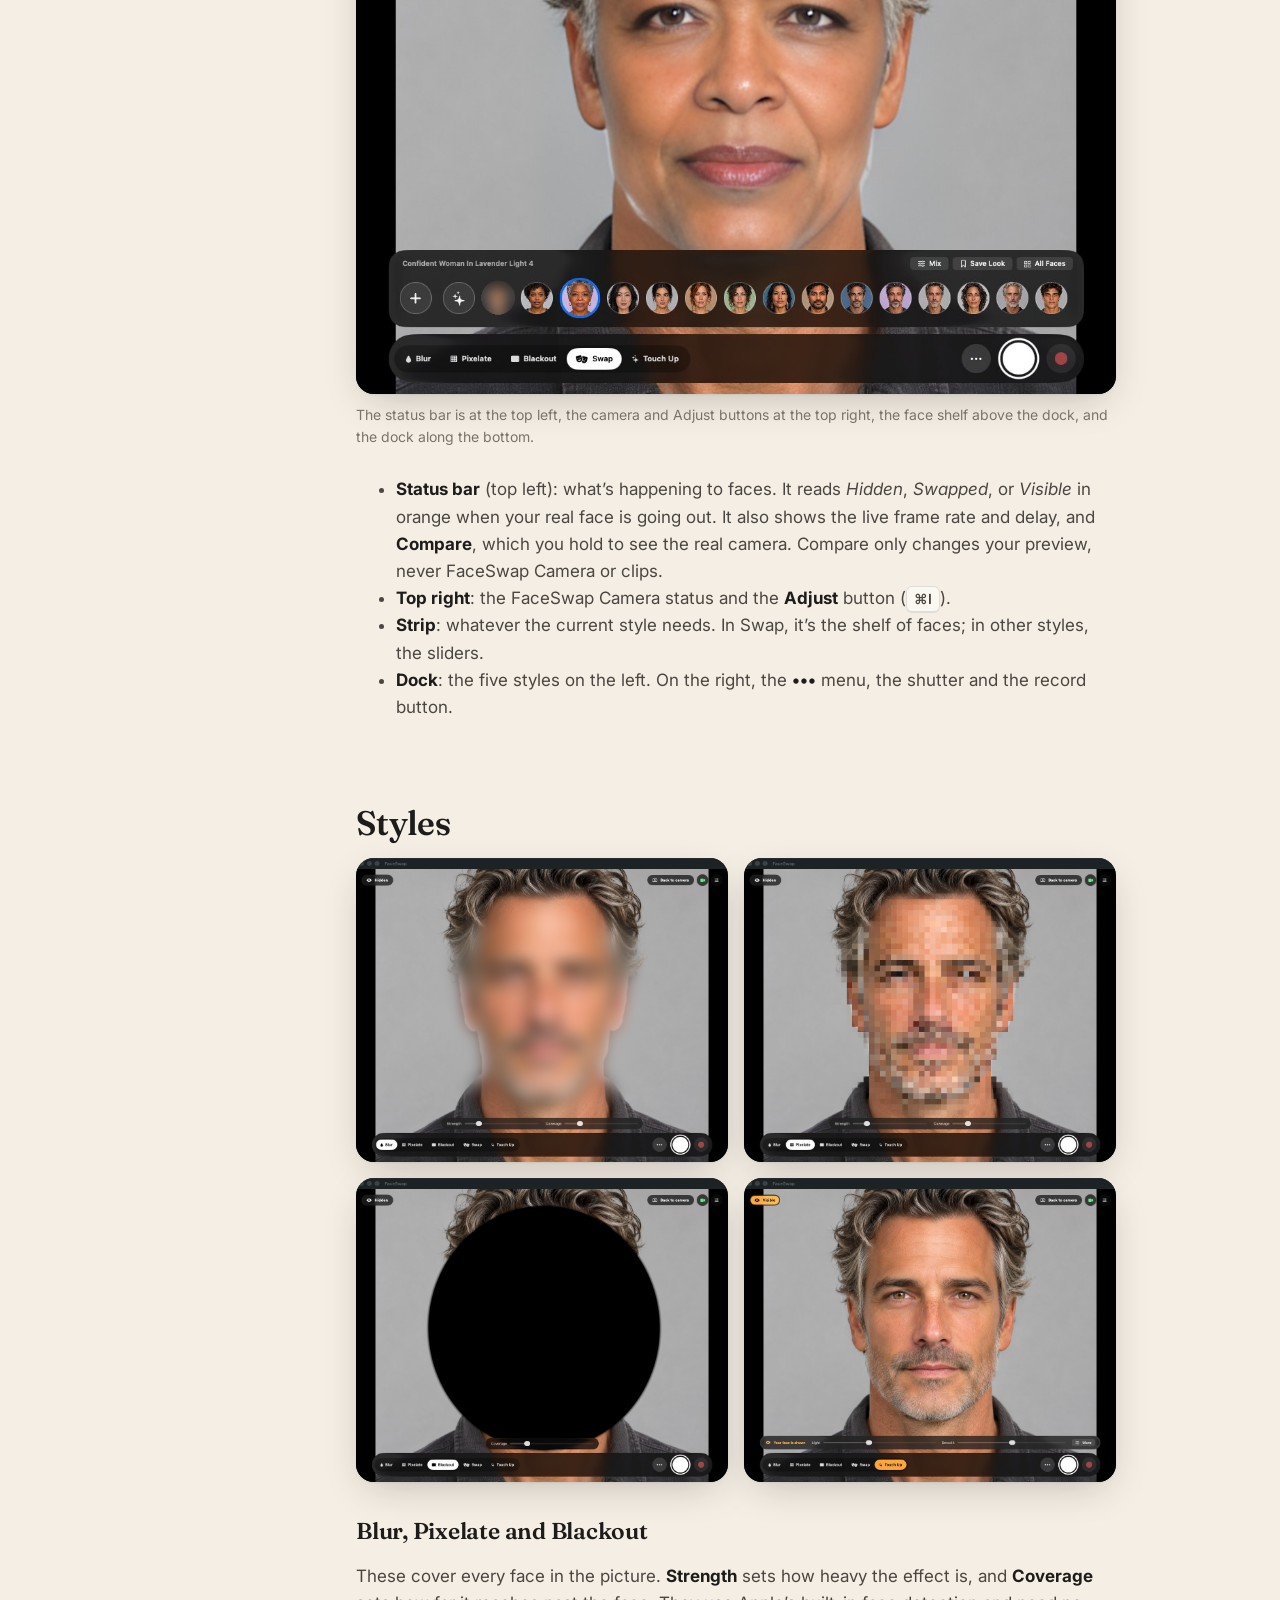
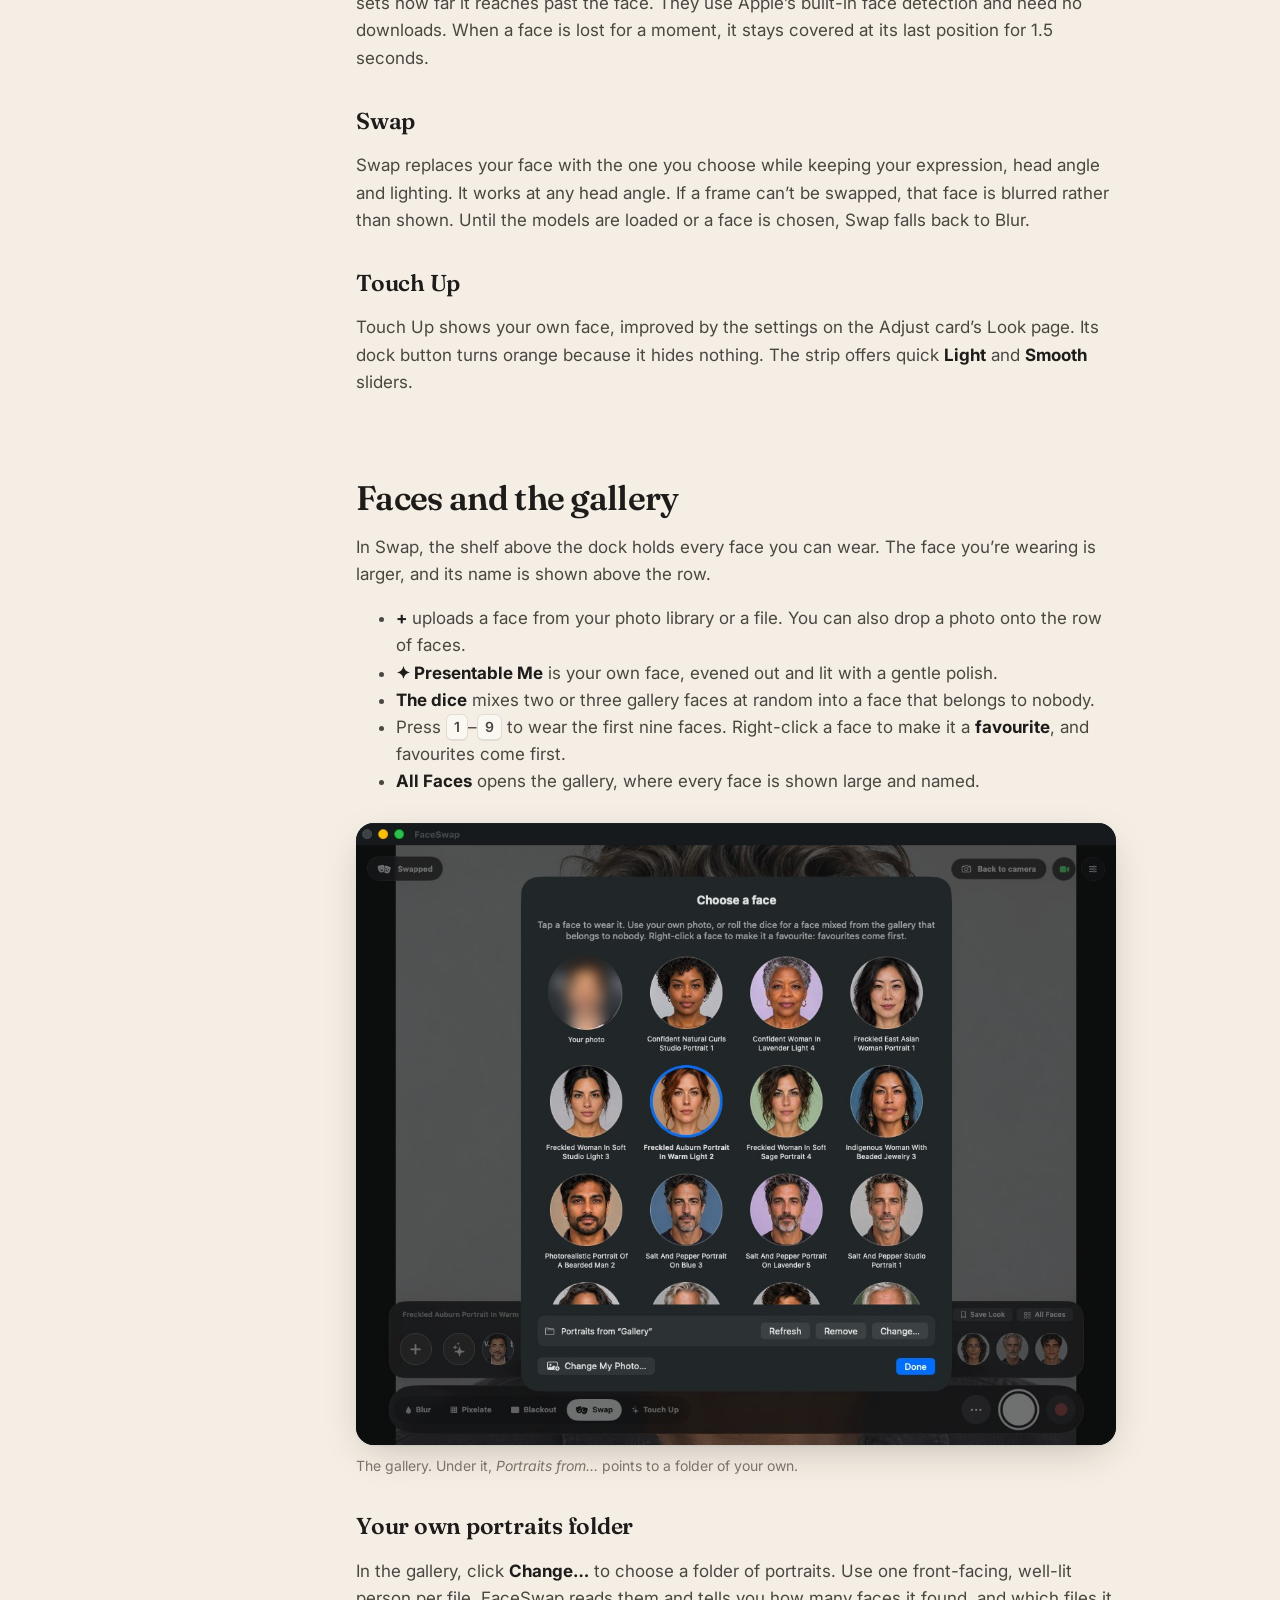
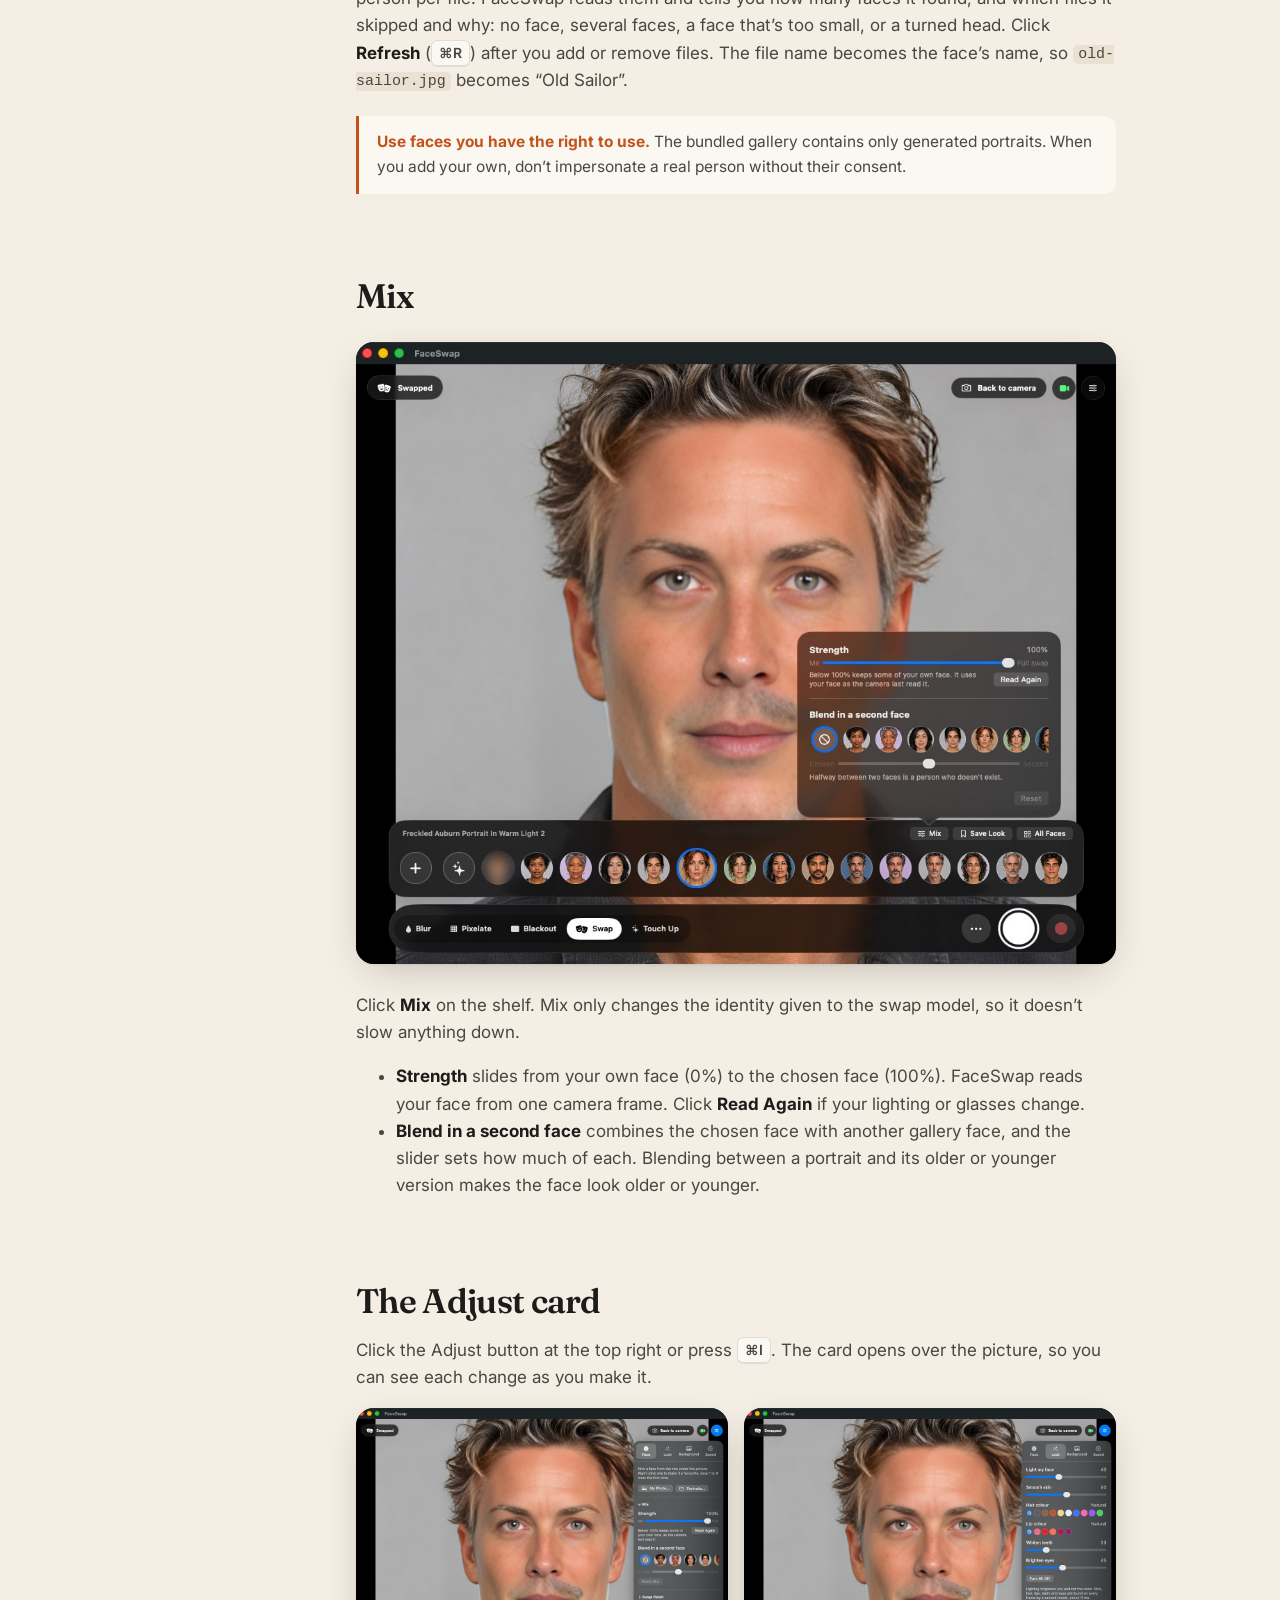
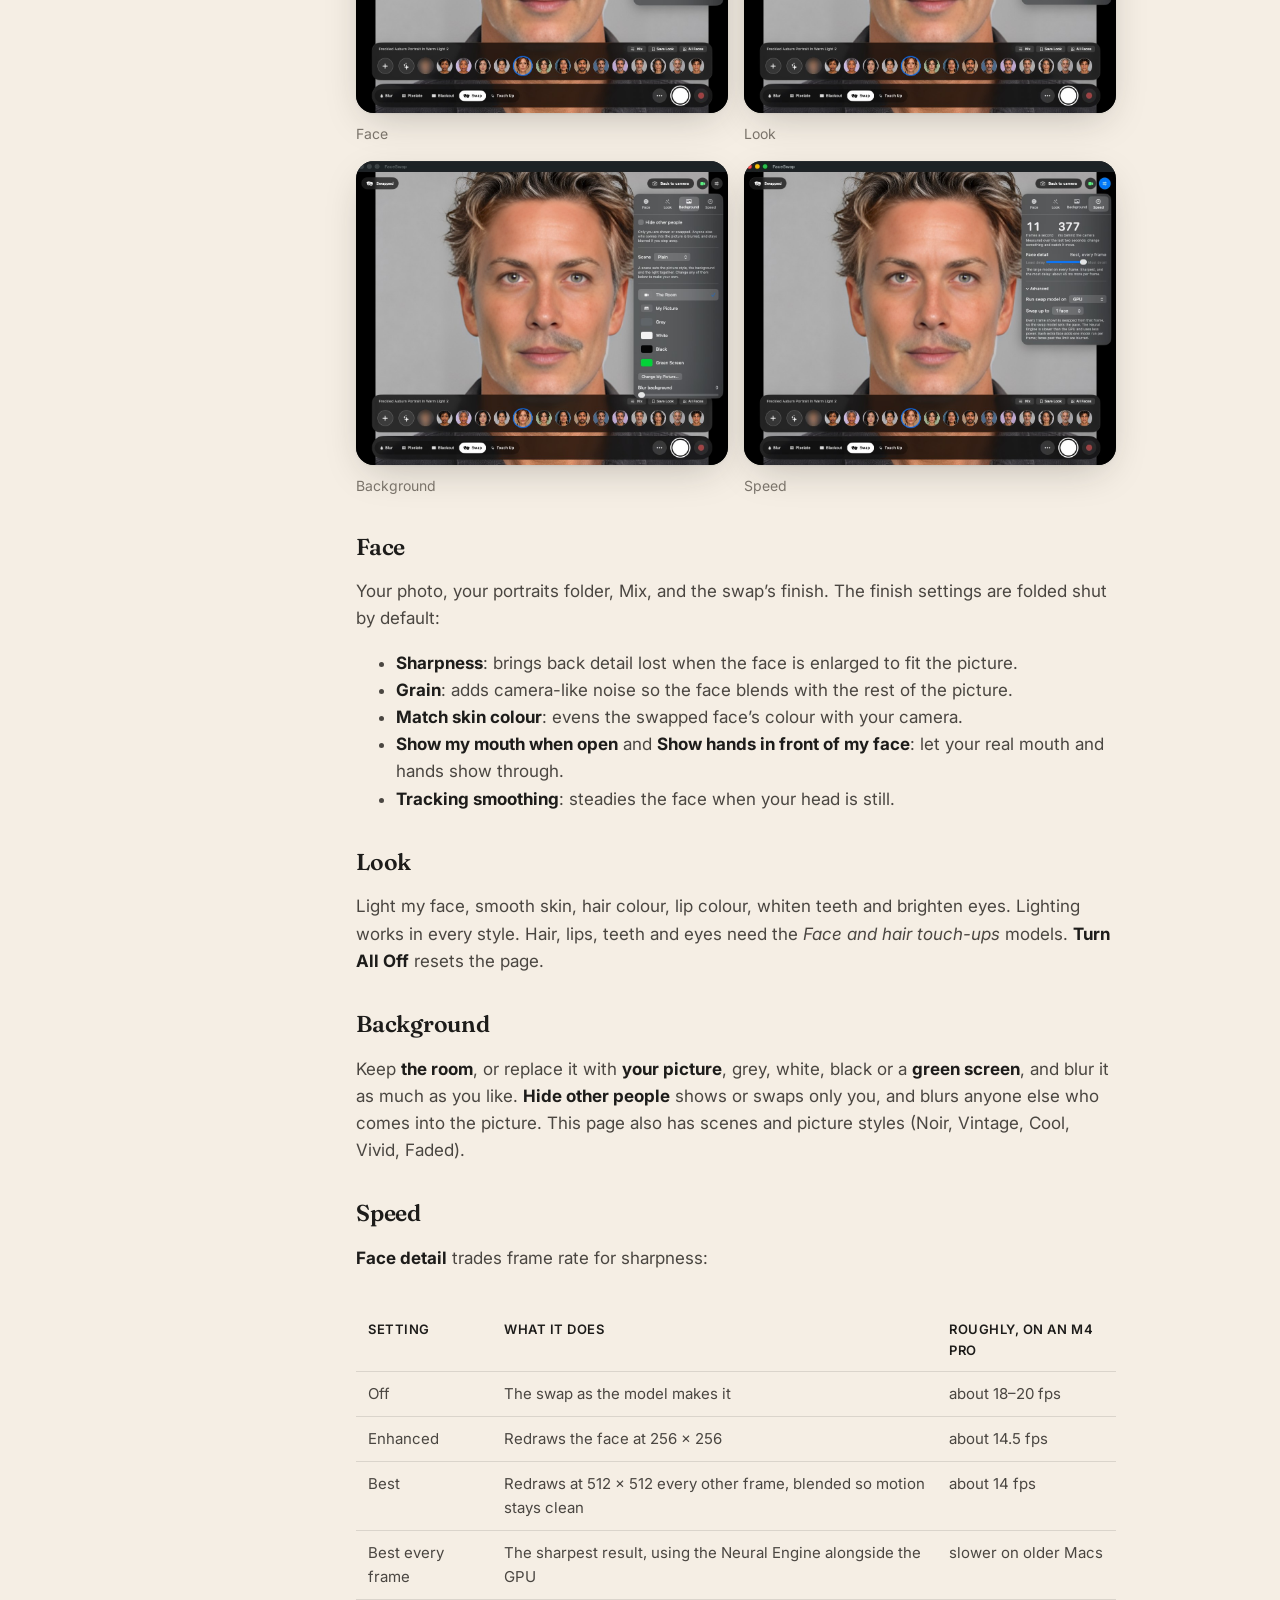
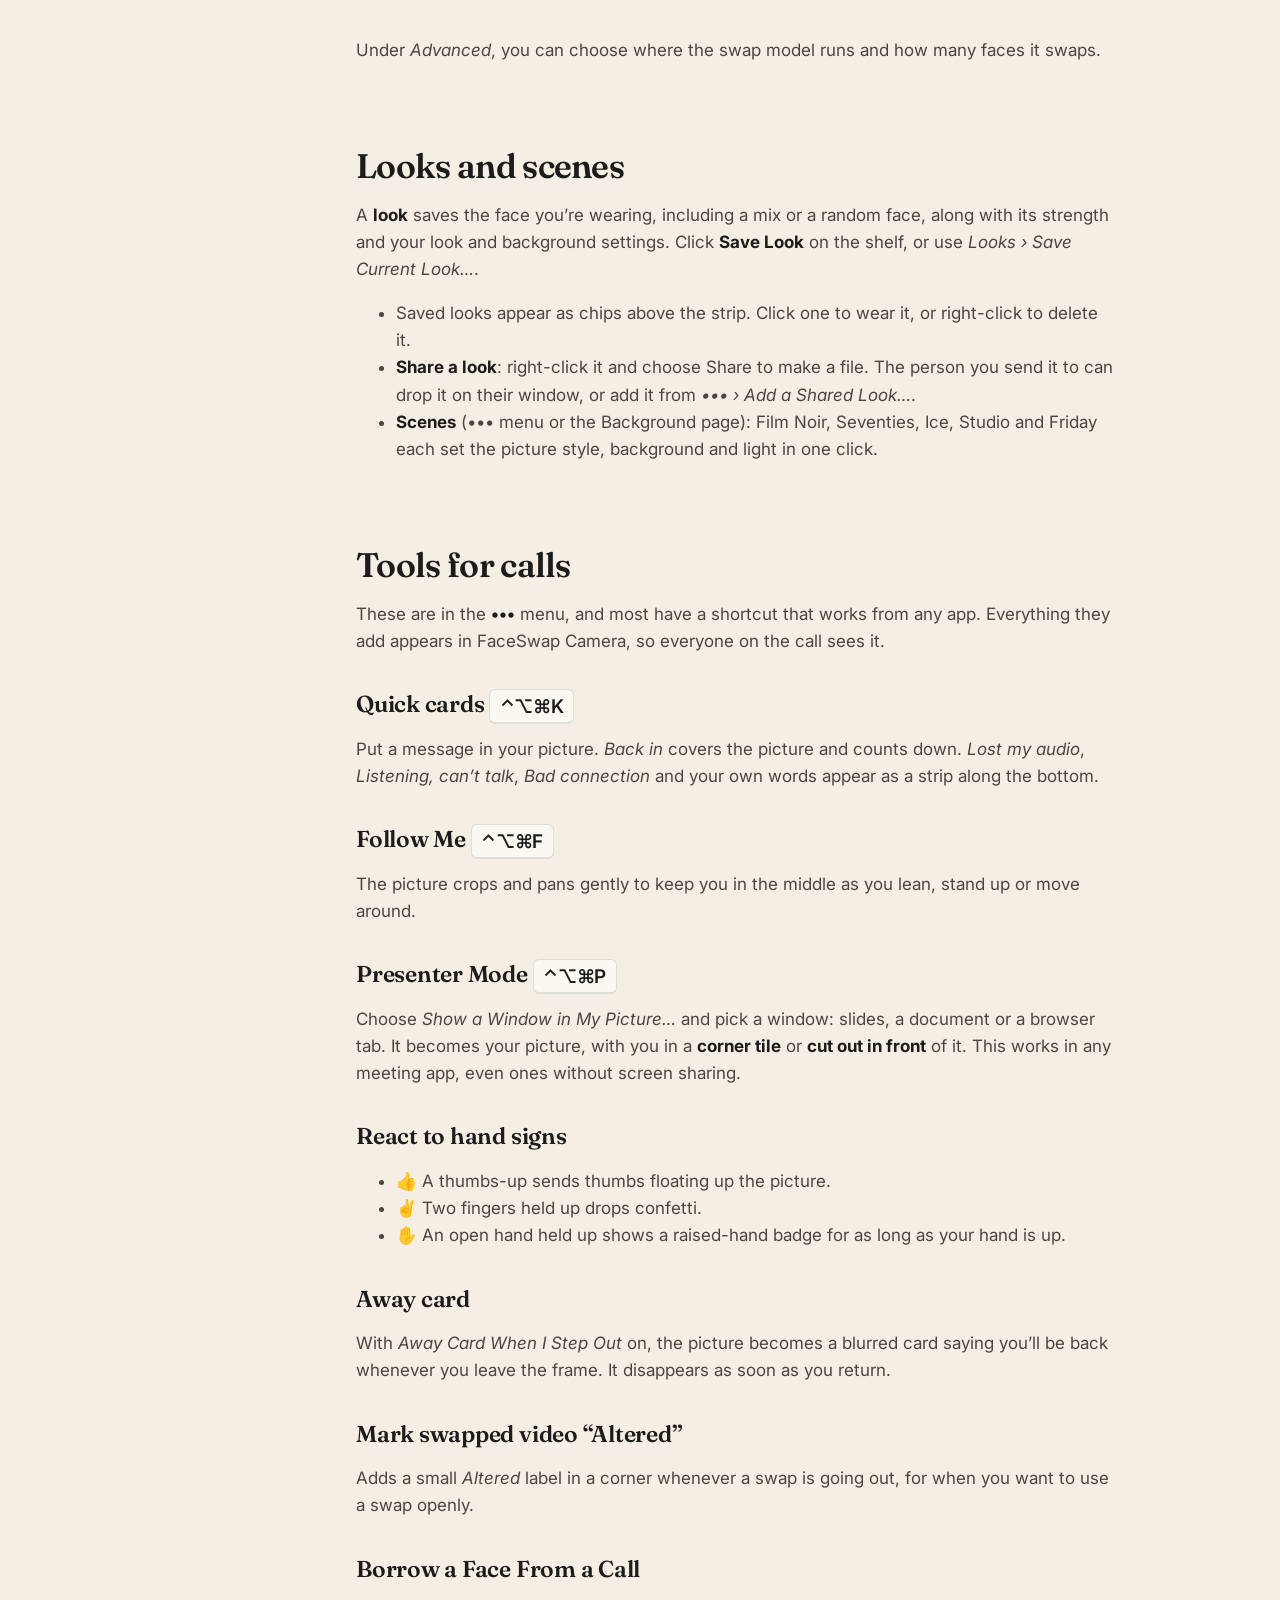
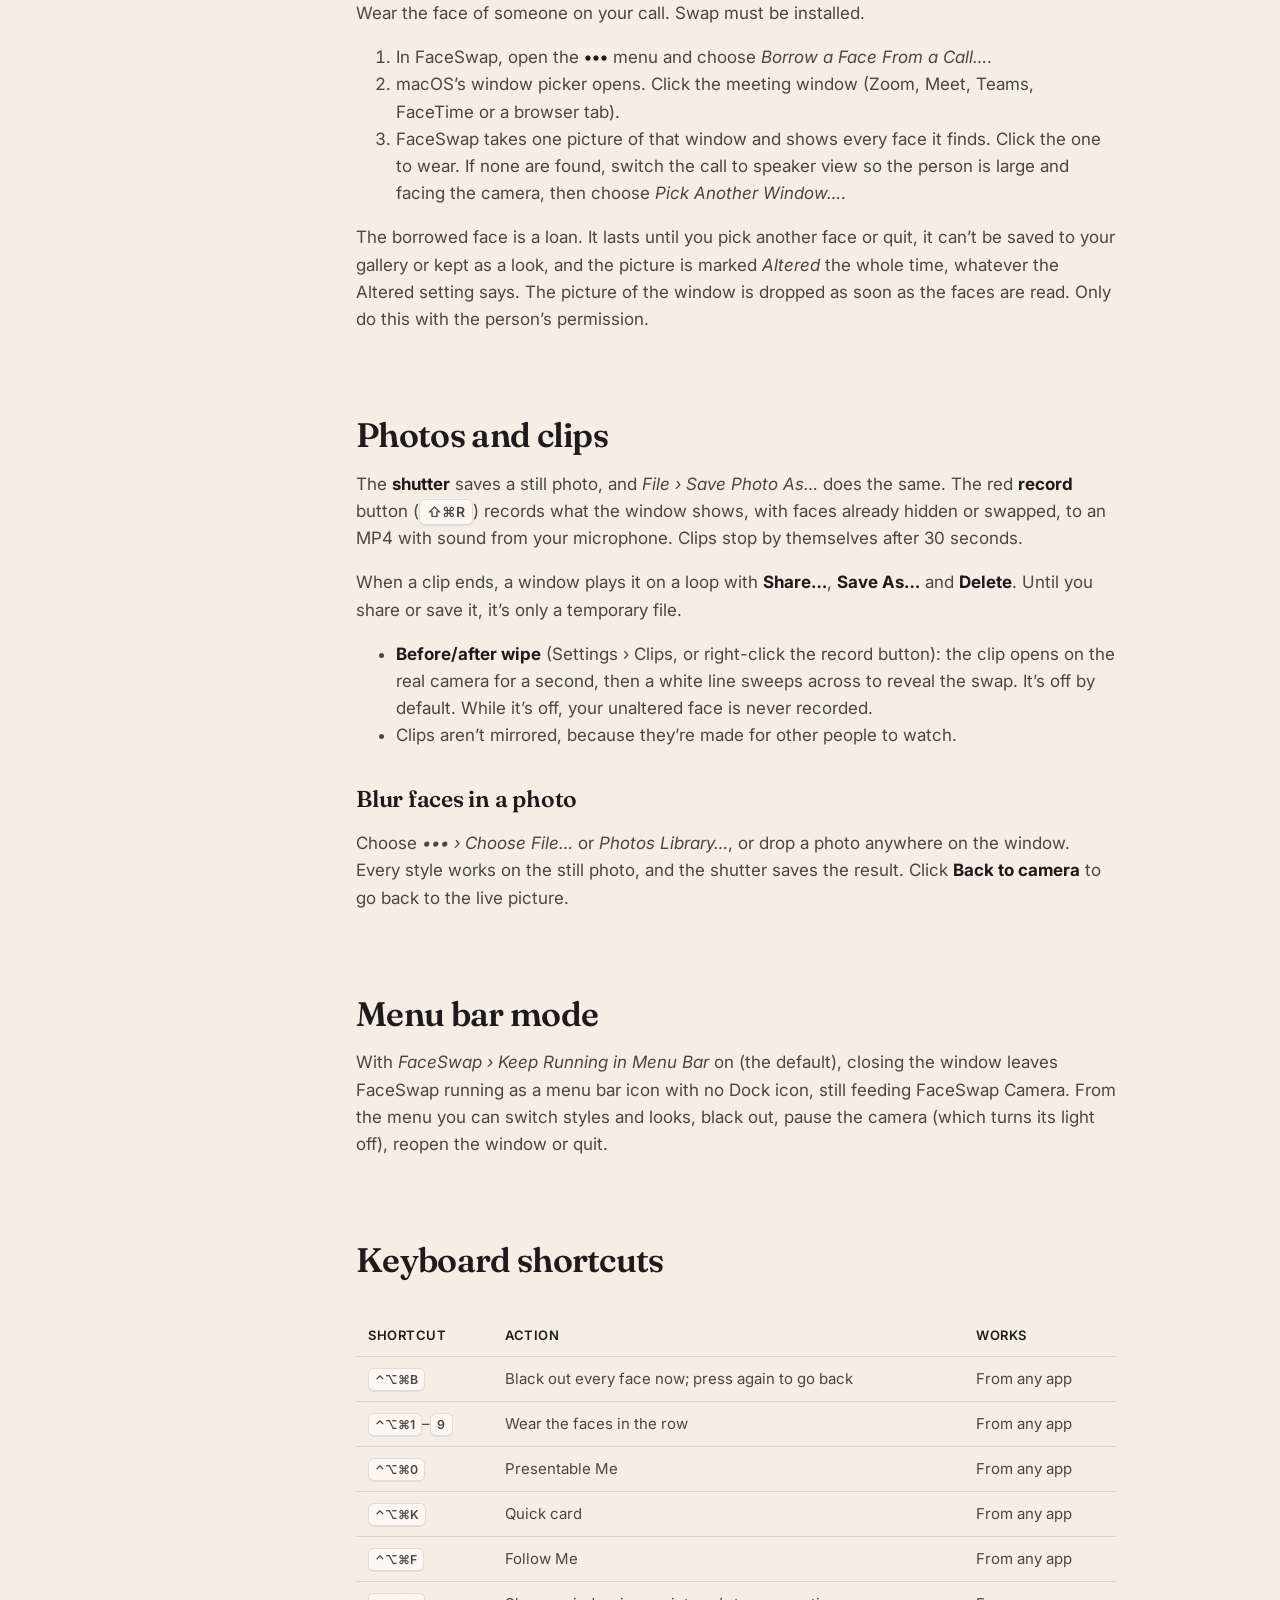
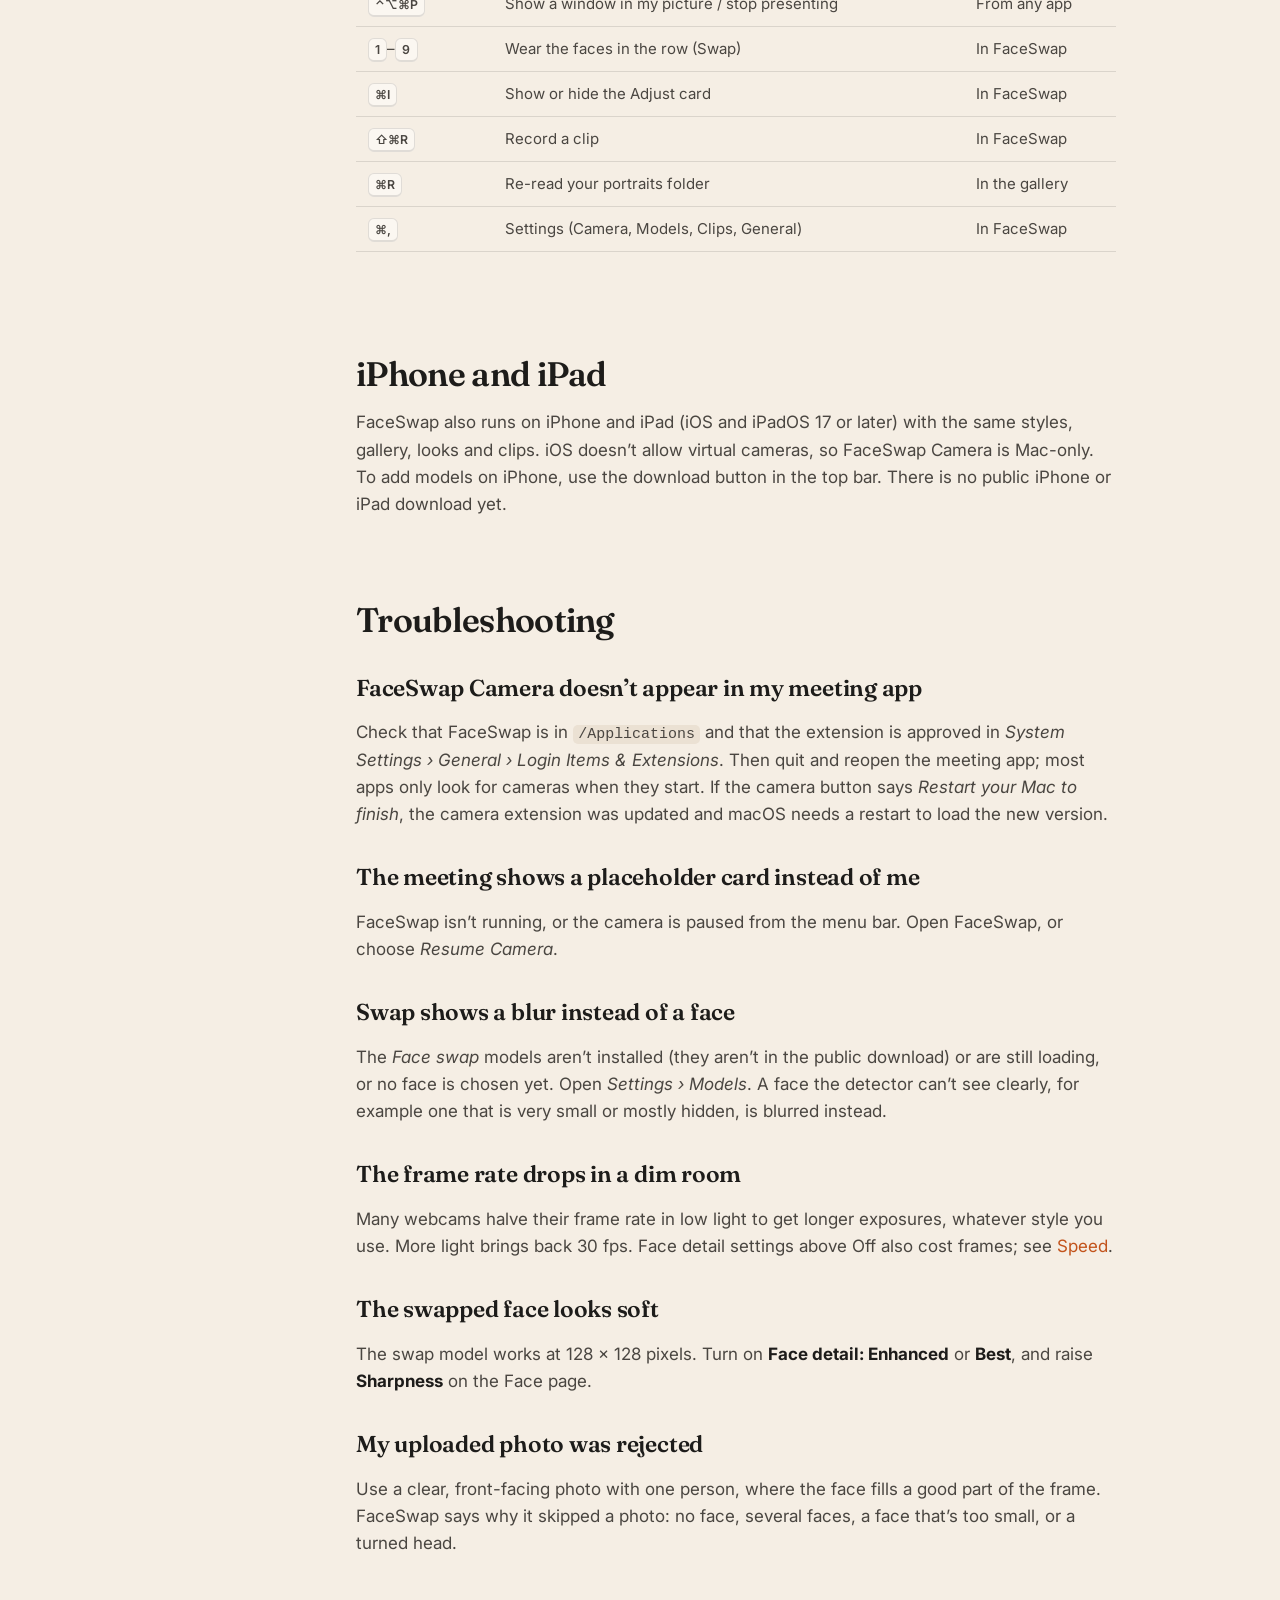
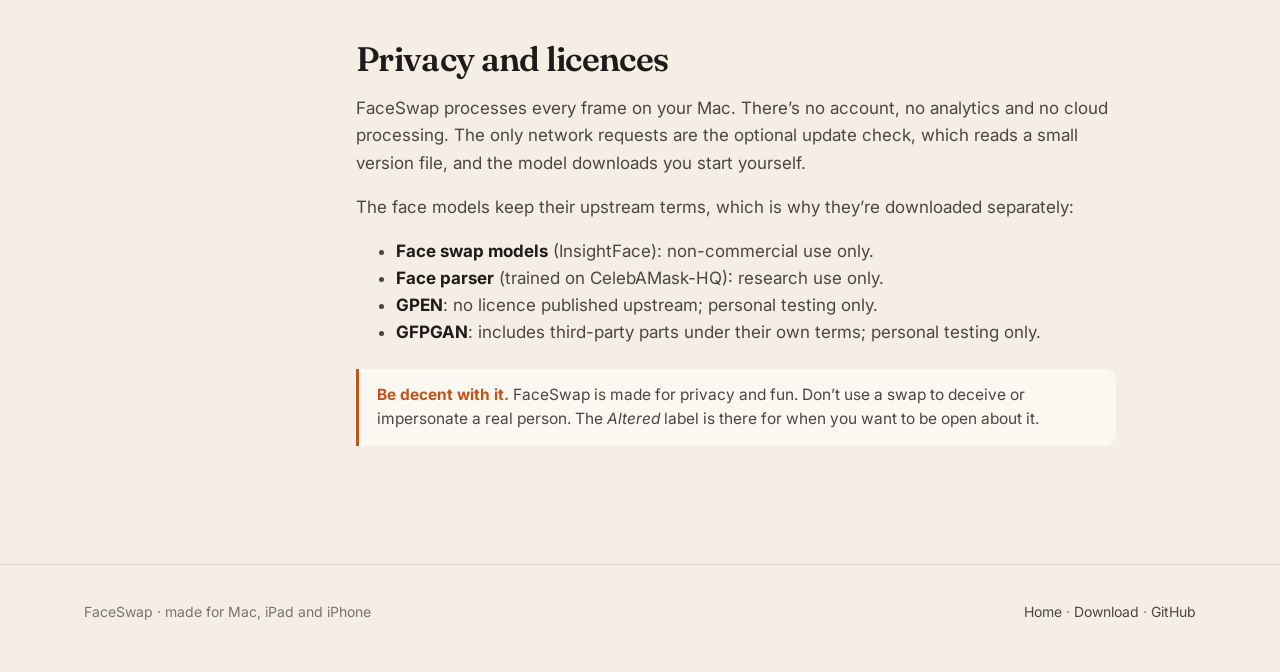
<file: docs.html>
<!doctype html>
<html lang="en">
<head>
<meta charset="utf-8">
<meta name="viewport" content="width=device-width, initial-scale=1">
<title>FaceSwap Guide</title>
<meta name="description" content="How to install FaceSwap, add the face models, set up FaceSwap Camera for Zoom, Meet and FaceTime, and use every style, face and feature.">
<link rel="icon" href="img/favicon.png">
<link rel="preconnect" href="https://fonts.googleapis.com">
<link rel="preconnect" href="https://fonts.gstatic.com" crossorigin>
<link href="https://fonts.googleapis.com/css2?family=Fraunces:ital,opsz,wght@0,9..144,500;0,9..144,600;1,9..144,500&family=Inter:wght@400;500;600&display=swap" rel="stylesheet">
<link rel="stylesheet" href="style.css">
</head>
<body>

<nav class="nav">
  <div class="wrap">
    <a class="brand" href="index.html"><img src="img/icon-256.png" alt=""><span>Face<b>Swap</b></span></a>
    <div class="nav-links">
      <a class="hide-sm" href="index.html#styles">Styles</a>
      <a class="hide-sm" href="index.html#features">Features</a>
      <a href="docs.html" style="color:var(--ink)">Guide</a>
      <a class="btn btn-primary btn-sm" href="https://github.com/mrlynn/FaceSwap-app/releases/latest">Download</a>
    </div>
  </div>
</nav>

<div class="wrap docs">
  <aside class="toc">
    <details open id="toc-details">
      <summary>On this page</summary>
      <ol>
        <li><a href="#install">Install</a></li>
        <li><a href="#models">Models</a></li>
        <li><a href="#camera">FaceSwap Camera</a></li>
        <li><a href="#window">The window</a></li>
        <li><a href="#styles">Styles</a></li>
        <li><a href="#faces">Faces and the gallery</a></li>
        <li><a href="#mix">Mix</a></li>
        <li><a href="#adjust">The Adjust card</a></li>
        <li><a href="#looks">Looks and scenes</a></li>
        <li><a href="#calls">Tools for calls</a></li>
        <li><a href="#clips">Photos and clips</a></li>
        <li><a href="#menubar">Menu bar mode</a></li>
        <li><a href="#shortcuts">Keyboard shortcuts</a></li>
        <li><a href="#mobile">iPhone and iPad</a></li>
        <li><a href="#troubleshooting">Troubleshooting</a></li>
        <li><a href="#privacy">Privacy and licences</a></li>
      </ol>
    </details>
  </aside>

  <main class="doc">
    <div class="eyebrow">Guide</div>
    <h1>Using FaceSwap</h1>
    <p class="intro">Everything from the first install to the finer settings. If you only read one section, read <a href="#camera">FaceSwap Camera</a>: that’s how your video apps see the result.</p>

    <!-- Install -->
    <h2 id="install">Install</h2>
    <p>FaceSwap needs <strong>macOS 14 Sonoma or later</strong> on a Mac with <strong>Apple silicon</strong>. It’s signed with Developer ID and notarized by Apple, so it opens like any other downloaded app.</p>
    <ol class="steps">
      <li>Open the <a href="https://github.com/mrlynn/FaceSwap-app/releases/latest">latest release on GitHub</a> and download one of the following:
        <ul>
          <li><strong>FaceSwap-1.0.dmg</strong>: open it and drag FaceSwap to Applications.</li>
          <li><strong>FaceSwap-1.0.zip</strong>: unzip it and move FaceSwap to Applications.</li>
          <li><strong>FaceSwap-1.0.pkg</strong>: an installer that puts FaceSwap in Applications for you.</li>
        </ul>
      </li>
      <li>Make sure the app is in <code>/Applications</code>. macOS only installs camera extensions from there.</li>
      <li>Open FaceSwap and allow camera access when macOS asks.</li>
      <li>Click <strong>Install FaceSwap Camera</strong> to add the virtual camera. See <a href="#camera">FaceSwap Camera</a>.</li>
    </ol>
    <p>Blur, Pixelate and Blackout work immediately. Swap and the face touch-ups need the <a href="#models">models</a>, which aren’t publicly available.</p>
    <div class="note"><p><strong>Updates.</strong> FaceSwap tells you when a newer release is out: an <em>Update</em> button appears over the picture. To check yourself, choose <em>FaceSwap › Check for Updates…</em>. It opens the release page and never downloads or installs anything on its own. After an update, a short note lists what changed.</p></div>

    <!-- Models -->
    <h2 id="models">Models</h2>
    <p>Swapping and touch-ups run on Core ML models that aren’t inside the app. Their upstream licences allow only non-commercial research and personal use (see <a href="#privacy">Privacy and licences</a>), so <strong>they aren’t part of the public download and can’t be shared openly</strong>. Without them, Blur, Pixelate, Blackout, lighting, backgrounds and every call tool still work, and Swap falls back to Blur.</p>
    <p>If you’ve been given access to the model files, the app adds them like this:</p>
    <div class="table-wrap"><table>
      <thead><tr><th>Feature</th><th>Enables</th><th>Download</th></tr></thead>
      <tbody>
        <tr><td><strong>Face swap</strong></td><td>The Swap style, the gallery, Mix and looks</td><td>about 380 MB</td></tr>
        <tr><td><strong>Face and hair touch-ups</strong></td><td>Hair and lip colour, teeth, eyes, skin (Swap and Touch Up)</td><td>about 45 MB</td></tr>
        <tr><td><strong>Enhanced face detail</strong></td><td>Face detail: Enhanced</td><td>about 40 MB</td></tr>
        <tr><td><strong>Best face detail</strong></td><td>Face detail: Best and Best every frame</td><td>about 175 MB</td></tr>
      </tbody>
    </table></div>
    <ol class="steps">
      <li>On first launch, the <strong>Set up FaceSwap</strong> window lists the features with their sizes and terms. You can open it again later from <em>Settings › Models</em> or <em>••• › Install Models…</em>.</li>
      <li>Click <strong>Download</strong> beside each feature you want. Your browser fetches that feature’s files. This needs a GitHub account that has been given access; otherwise the page shows “Page not found”.</li>
      <li>FaceSwap notices the files when they reach your Downloads folder. It checks each one against its expected size and hash, compiles it for your Mac, and turns the feature on without a restart.</li>
    </ol>
    <p>If the files are somewhere else, for example on a drive or fetched by hand from the release page, click <strong>Files Are Somewhere Else…</strong> and choose their folder. Picking Swap, or opening a panel whose models are missing, offers the same list. A model shared by two features is downloaded only once.</p>

    <!-- Camera -->
    <h2 id="camera">FaceSwap Camera</h2>
    <p>FaceSwap Camera is a virtual camera that shows other apps exactly what the FaceSwap window shows: faces hidden or swapped, background, cards and reactions.</p>
    <ol class="steps">
      <li>In FaceSwap, click <strong>Install FaceSwap Camera</strong>.</li>
      <li>macOS asks for approval. Open <em>System Settings › General › Login Items &amp; Extensions</em>, then under <em>Extensions › By Category › Camera Extensions</em> turn on FaceSwap.</li>
      <li>In Zoom, Meet, FaceTime, Teams, Slack or your browser, choose <strong>FaceSwap Camera</strong> as the camera.</li>
      <li>Keep FaceSwap running. When it isn’t, FaceSwap Camera shows a placeholder card instead of your picture.</li>
    </ol>
    <p>The green camera button at the top right of the window shows the camera’s status. Click it for setup help, the output resolution and mirroring. When something needs doing, such as <em>Approve in System Settings</em> or <em>Restart your Mac to finish</em>, the button turns into words that say so.</p>
    <div class="note"><p><strong>Mirroring.</strong> Your preview is mirrored, like a mirror. FaceSwap Camera sends the true picture, so text behind you reads correctly to everyone else. You can change this under the camera button or in <em>Settings › Camera</em>.</p></div>

    <!-- Window -->
    <h2 id="window">The window</h2>
    <p>The picture fills the window and the controls float over it. They fade when the pointer leaves the window and come back when you move or click. To keep them on screen, turn off <em>Settings › General › Hide the controls when the pointer is away</em>.</p>
    <figure>
      <div class="shot"><img src="img/swap-lavender.jpg" alt="The FaceSwap window in Swap mode, with the status bar, the face shelf and the dock" loading="lazy" width="1093" height="894"></div>
      <figcaption>The status bar is at the top left, the camera and Adjust buttons at the top right, the face shelf above the dock, and the dock along the bottom.</figcaption>
    </figure>
    <ul>
      <li><strong>Status bar</strong> (top left): what’s happening to faces. It reads <em>Hidden</em>, <em>Swapped</em>, or <em>Visible</em> in orange when your real face is going out. It also shows the live frame rate and delay, and <strong>Compare</strong>, which you hold to see the real camera. Compare only changes your preview, never FaceSwap Camera or clips.</li>
      <li><strong>Top right</strong>: the FaceSwap Camera status and the <strong>Adjust</strong> button (<kbd>⌘I</kbd>).</li>
      <li><strong>Strip</strong>: whatever the current style needs. In Swap, it’s the shelf of faces; in other styles, the sliders.</li>
      <li><strong>Dock</strong>: the five styles on the left. On the right, the <strong>•••</strong> menu, the shutter and the record button.</li>
    </ul>

    <!-- Styles -->
    <h2 id="styles">Styles</h2>
    <div class="two-shots">
      <div class="shot"><img src="img/style-blur.jpg" alt="Blur style" loading="lazy" width="1093" height="894"></div>
      <div class="shot"><img src="img/style-pixelate.jpg" alt="Pixelate style" loading="lazy" width="1093" height="894"></div>
      <div class="shot"><img src="img/style-blackout.jpg" alt="Blackout style" loading="lazy" width="1093" height="894"></div>
      <div class="shot"><img src="img/style-touchup.jpg" alt="Touch Up style" loading="lazy" width="1093" height="894"></div>
    </div>
    <h3>Blur, Pixelate and Blackout</h3>
    <p>These cover every face in the picture. <strong>Strength</strong> sets how heavy the effect is, and <strong>Coverage</strong> sets how far it reaches past the face. They use Apple’s built-in face detection and need no downloads. When a face is lost for a moment, it stays covered at its last position for 1.5 seconds.</p>
    <h3>Swap</h3>
    <p>Swap replaces your face with the one you choose while keeping your expression, head angle and lighting. It works at any head angle. If a frame can’t be swapped, that face is blurred rather than shown. Until the models are loaded or a face is chosen, Swap falls back to Blur.</p>
    <h3>Touch Up</h3>
    <p>Touch Up shows your own face, improved by the settings on the Adjust card’s Look page. Its dock button turns orange because it hides nothing. The strip offers quick <strong>Light</strong> and <strong>Smooth</strong> sliders.</p>

    <!-- Faces -->
    <h2 id="faces">Faces and the gallery</h2>
    <p>In Swap, the shelf above the dock holds every face you can wear. The face you’re wearing is larger, and its name is shown above the row.</p>
    <ul>
      <li><strong>+</strong> uploads a face from your photo library or a file. You can also drop a photo onto the row of faces.</li>
      <li><strong>✦ Presentable Me</strong> is your own face, evened out and lit with a gentle polish.</li>
      <li><strong>The dice</strong> mixes two or three gallery faces at random into a face that belongs to nobody.</li>
      <li>Press <kbd>1</kbd>–<kbd>9</kbd> to wear the first nine faces. Right-click a face to make it a <strong>favourite</strong>, and favourites come first.</li>
      <li><strong>All Faces</strong> opens the gallery, where every face is shown large and named.</li>
    </ul>
    <figure>
      <div class="shot"><img src="img/gallery.jpg" alt="The Choose a face gallery with a grid of named portraits" loading="lazy" width="1093" height="894"></div>
      <figcaption>The gallery. Under it, <em>Portraits from…</em> points to a folder of your own.</figcaption>
    </figure>
    <h3>Your own portraits folder</h3>
    <p>In the gallery, click <strong>Change…</strong> to choose a folder of portraits. Use one front-facing, well-lit person per file. FaceSwap reads them and tells you how many faces it found, and which files it skipped and why: no face, several faces, a face that’s too small, or a turned head. Click <strong>Refresh</strong> (<kbd>⌘R</kbd>) after you add or remove files. The file name becomes the face’s name, so <code>old-sailor.jpg</code> becomes “Old Sailor”.</p>
    <div class="note"><p><strong>Use faces you have the right to use.</strong> The bundled gallery contains only generated portraits. When you add your own, don’t impersonate a real person without their consent.</p></div>

    <!-- Mix -->
    <h2 id="mix">Mix</h2>
    <figure>
      <div class="shot"><img src="img/mix.jpg" alt="The Mix panel with a Strength slider and a row of faces to blend in" loading="lazy" width="1093" height="894"></div>
    </figure>
    <p>Click <strong>Mix</strong> on the shelf. Mix only changes the identity given to the swap model, so it doesn’t slow anything down.</p>
    <ul>
      <li><strong>Strength</strong> slides from your own face (0%) to the chosen face (100%). FaceSwap reads your face from one camera frame. Click <strong>Read Again</strong> if your lighting or glasses change.</li>
      <li><strong>Blend in a second face</strong> combines the chosen face with another gallery face, and the slider sets how much of each. Blending between a portrait and its older or younger version makes the face look older or younger.</li>
    </ul>

    <!-- Adjust -->
    <h2 id="adjust">The Adjust card</h2>
    <p>Click the Adjust button at the top right or press <kbd>⌘I</kbd>. The card opens over the picture, so you can see each change as you make it.</p>
    <div class="two-shots">
      <figure style="margin:0"><div class="shot"><img src="img/adjust-face.jpg" alt="Adjust card, Face page" loading="lazy" width="1093" height="894"></div><figcaption>Face</figcaption></figure>
      <figure style="margin:0"><div class="shot"><img src="img/adjust-look.jpg" alt="Adjust card, Look page" loading="lazy" width="1093" height="894"></div><figcaption>Look</figcaption></figure>
      <figure style="margin:0"><div class="shot"><img src="img/adjust-background.jpg" alt="Adjust card, Background page" loading="lazy" width="1093" height="894"></div><figcaption>Background</figcaption></figure>
      <figure style="margin:0"><div class="shot"><img src="img/adjust-speed.jpg" alt="Adjust card, Speed page" loading="lazy" width="1093" height="894"></div><figcaption>Speed</figcaption></figure>
    </div>
    <h3>Face</h3>
    <p>Your photo, your portraits folder, Mix, and the swap’s finish. The finish settings are folded shut by default:</p>
    <ul>
      <li><strong>Sharpness</strong>: brings back detail lost when the face is enlarged to fit the picture.</li>
      <li><strong>Grain</strong>: adds camera-like noise so the face blends with the rest of the picture.</li>
      <li><strong>Match skin colour</strong>: evens the swapped face’s colour with your camera.</li>
      <li><strong>Show my mouth when open</strong> and <strong>Show hands in front of my face</strong>: let your real mouth and hands show through.</li>
      <li><strong>Tracking smoothing</strong>: steadies the face when your head is still.</li>
    </ul>
    <h3>Look</h3>
    <p>Light my face, smooth skin, hair colour, lip colour, whiten teeth and brighten eyes. Lighting works in every style. Hair, lips, teeth and eyes need the <em>Face and hair touch-ups</em> models. <strong>Turn All Off</strong> resets the page.</p>
    <h3>Background</h3>
    <p>Keep <strong>the room</strong>, or replace it with <strong>your picture</strong>, grey, white, black or a <strong>green screen</strong>, and blur it as much as you like. <strong>Hide other people</strong> shows or swaps only you, and blurs anyone else who comes into the picture. This page also has scenes and picture styles (Noir, Vintage, Cool, Vivid, Faded).</p>
    <h3>Speed</h3>
    <p><strong>Face detail</strong> trades frame rate for sharpness:</p>
    <div class="table-wrap"><table>
      <thead><tr><th>Setting</th><th>What it does</th><th>Roughly, on an M4 Pro</th></tr></thead>
      <tbody>
        <tr><td>Off</td><td>The swap as the model makes it</td><td>about 18–20 fps</td></tr>
        <tr><td>Enhanced</td><td>Redraws the face at 256 × 256</td><td>about 14.5 fps</td></tr>
        <tr><td>Best</td><td>Redraws at 512 × 512 every other frame, blended so motion stays clean</td><td>about 14 fps</td></tr>
        <tr><td>Best every frame</td><td>The sharpest result, using the Neural Engine alongside the GPU</td><td>slower on older Macs</td></tr>
      </tbody>
    </table></div>
    <p>Under <em>Advanced</em>, you can choose where the swap model runs and how many faces it swaps.</p>

    <!-- Looks -->
    <h2 id="looks">Looks and scenes</h2>
    <p>A <strong>look</strong> saves the face you’re wearing, including a mix or a random face, along with its strength and your look and background settings. Click <strong>Save Look</strong> on the shelf, or use <em>Looks › Save Current Look…</em>.</p>
    <ul>
      <li>Saved looks appear as chips above the strip. Click one to wear it, or right-click to delete it.</li>
      <li><strong>Share a look</strong>: right-click it and choose Share to make a file. The person you send it to can drop it on their window, or add it from <em>••• › Add a Shared Look…</em>.</li>
      <li><strong>Scenes</strong> (••• menu or the Background page): Film Noir, Seventies, Ice, Studio and Friday each set the picture style, background and light in one click.</li>
    </ul>

    <!-- Calls -->
    <h2 id="calls">Tools for calls</h2>
    <p>These are in the <strong>•••</strong> menu, and most have a shortcut that works from any app. Everything they add appears in FaceSwap Camera, so everyone on the call sees it.</p>
    <h3>Quick cards <kbd>⌃⌥⌘K</kbd></h3>
    <p>Put a message in your picture. <em>Back in</em> covers the picture and counts down. <em>Lost my audio</em>, <em>Listening, can’t talk</em>, <em>Bad connection</em> and your own words appear as a strip along the bottom.</p>
    <h3>Follow Me <kbd>⌃⌥⌘F</kbd></h3>
    <p>The picture crops and pans gently to keep you in the middle as you lean, stand up or move around.</p>
    <h3>Presenter Mode <kbd>⌃⌥⌘P</kbd></h3>
    <p>Choose <em>Show a Window in My Picture…</em> and pick a window: slides, a document or a browser tab. It becomes your picture, with you in a <strong>corner tile</strong> or <strong>cut out in front</strong> of it. This works in any meeting app, even ones without screen sharing.</p>
    <h3>React to hand signs</h3>
    <ul>
      <li>👍 A thumbs-up sends thumbs floating up the picture.</li>
      <li>✌️ Two fingers held up drops confetti.</li>
      <li>✋ An open hand held up shows a raised-hand badge for as long as your hand is up.</li>
    </ul>
    <h3>Away card</h3>
    <p>With <em>Away Card When I Step Out</em> on, the picture becomes a blurred card saying you’ll be back whenever you leave the frame. It disappears as soon as you return.</p>
    <h3>Mark swapped video “Altered”</h3>
    <p>Adds a small <em>Altered</em> label in a corner whenever a swap is going out, for when you want to use a swap openly.</p>
    <h3 id="borrow">Borrow a Face From a Call</h3>
    <p>Wear the face of someone on your call. Swap must be installed.</p>
    <ol>
      <li>In FaceSwap, open the <strong>•••</strong> menu and choose <em>Borrow a Face From a Call…</em>.</li>
      <li>macOS’s window picker opens. Click the meeting window (Zoom, Meet, Teams, FaceTime or a browser tab).</li>
      <li>FaceSwap takes one picture of that window and shows every face it finds. Click the one to wear. If none are found, switch the call to speaker view so the person is large and facing the camera, then choose <em>Pick Another Window…</em>.</li>
    </ol>
    <p>The borrowed face is a loan. It lasts until you pick another face or quit, it can’t be saved to your gallery or kept as a look, and the picture is marked <em>Altered</em> the whole time, whatever the Altered setting says. The picture of the window is dropped as soon as the faces are read. Only do this with the person’s permission.</p>

    <!-- Clips -->
    <h2 id="clips">Photos and clips</h2>
    <p>The <strong>shutter</strong> saves a still photo, and <em>File › Save Photo As…</em> does the same. The red <strong>record</strong> button (<kbd>⇧⌘R</kbd>) records what the window shows, with faces already hidden or swapped, to an MP4 with sound from your microphone. Clips stop by themselves after 30 seconds.</p>
    <p>When a clip ends, a window plays it on a loop with <strong>Share…</strong>, <strong>Save As…</strong> and <strong>Delete</strong>. Until you share or save it, it’s only a temporary file.</p>
    <ul>
      <li><strong>Before/after wipe</strong> (Settings › Clips, or right-click the record button): the clip opens on the real camera for a second, then a white line sweeps across to reveal the swap. It’s off by default. While it’s off, your unaltered face is never recorded.</li>
      <li>Clips aren’t mirrored, because they’re made for other people to watch.</li>
    </ul>
    <h3>Blur faces in a photo</h3>
    <p>Choose <em>••• › Choose File…</em> or <em>Photos Library…</em>, or drop a photo anywhere on the window. Every style works on the still photo, and the shutter saves the result. Click <strong>Back to camera</strong> to go back to the live picture.</p>

    <!-- Menu bar -->
    <h2 id="menubar">Menu bar mode</h2>
    <p>With <em>FaceSwap › Keep Running in Menu Bar</em> on (the default), closing the window leaves FaceSwap running as a menu bar icon with no Dock icon, still feeding FaceSwap Camera. From the menu you can switch styles and looks, black out, pause the camera (which turns its light off), reopen the window or quit.</p>

    <!-- Shortcuts -->
    <h2 id="shortcuts">Keyboard shortcuts</h2>
    <div class="table-wrap"><table>
      <thead><tr><th>Shortcut</th><th>Action</th><th>Works</th></tr></thead>
      <tbody>
        <tr><td><kbd>⌃⌥⌘B</kbd></td><td>Black out every face now; press again to go back</td><td>From any app</td></tr>
        <tr><td><kbd>⌃⌥⌘1</kbd>–<kbd>9</kbd></td><td>Wear the faces in the row</td><td>From any app</td></tr>
        <tr><td><kbd>⌃⌥⌘0</kbd></td><td>Presentable Me</td><td>From any app</td></tr>
        <tr><td><kbd>⌃⌥⌘K</kbd></td><td>Quick card</td><td>From any app</td></tr>
        <tr><td><kbd>⌃⌥⌘F</kbd></td><td>Follow Me</td><td>From any app</td></tr>
        <tr><td><kbd>⌃⌥⌘P</kbd></td><td>Show a window in my picture / stop presenting</td><td>From any app</td></tr>
        <tr><td><kbd>1</kbd>–<kbd>9</kbd></td><td>Wear the faces in the row (Swap)</td><td>In FaceSwap</td></tr>
        <tr><td><kbd>⌘I</kbd></td><td>Show or hide the Adjust card</td><td>In FaceSwap</td></tr>
        <tr><td><kbd>⇧⌘R</kbd></td><td>Record a clip</td><td>In FaceSwap</td></tr>
        <tr><td><kbd>⌘R</kbd></td><td>Re-read your portraits folder</td><td>In the gallery</td></tr>
        <tr><td><kbd>⌘,</kbd></td><td>Settings (Camera, Models, Clips, General)</td><td>In FaceSwap</td></tr>
      </tbody>
    </table></div>

    <!-- Mobile -->
    <h2 id="mobile">iPhone and iPad</h2>
    <p>FaceSwap also runs on iPhone and iPad (iOS and iPadOS 17 or later) with the same styles, gallery, looks and clips. iOS doesn’t allow virtual cameras, so FaceSwap Camera is Mac-only. To add models on iPhone, use the download button in the top bar. There is no public iPhone or iPad download yet.</p>

    <!-- Troubleshooting -->
    <h2 id="troubleshooting">Troubleshooting</h2>
    <h3>FaceSwap Camera doesn’t appear in my meeting app</h3>
    <p>Check that FaceSwap is in <code>/Applications</code> and that the extension is approved in <em>System Settings › General › Login Items &amp; Extensions</em>. Then quit and reopen the meeting app; most apps only look for cameras when they start. If the camera button says <em>Restart your Mac to finish</em>, the camera extension was updated and macOS needs a restart to load the new version.</p>
    <h3>The meeting shows a placeholder card instead of me</h3>
    <p>FaceSwap isn’t running, or the camera is paused from the menu bar. Open FaceSwap, or choose <em>Resume Camera</em>.</p>
    <h3>Swap shows a blur instead of a face</h3>
    <p>The <em>Face swap</em> models aren’t installed (they aren’t in the public download) or are still loading, or no face is chosen yet. Open <em>Settings › Models</em>. A face the detector can’t see clearly, for example one that is very small or mostly hidden, is blurred instead.</p>
    <h3>The frame rate drops in a dim room</h3>
    <p>Many webcams halve their frame rate in low light to get longer exposures, whatever style you use. More light brings back 30 fps. Face detail settings above Off also cost frames; see <a href="#adjust">Speed</a>.</p>
    <h3>The swapped face looks soft</h3>
    <p>The swap model works at 128 × 128 pixels. Turn on <strong>Face detail: Enhanced</strong> or <strong>Best</strong>, and raise <strong>Sharpness</strong> on the Face page.</p>
    <h3>My uploaded photo was rejected</h3>
    <p>Use a clear, front-facing photo with one person, where the face fills a good part of the frame. FaceSwap says why it skipped a photo: no face, several faces, a face that’s too small, or a turned head.</p>

    <!-- Privacy -->
    <h2 id="privacy">Privacy and licences</h2>
    <p>FaceSwap processes every frame on your Mac. There’s no account, no analytics and no cloud processing. The only network requests are the optional update check, which reads a small version file, and the model downloads you start yourself.</p>
    <p>The face models keep their upstream terms, which is why they’re downloaded separately:</p>
    <ul>
      <li><strong>Face swap models</strong> (InsightFace): non-commercial use only.</li>
      <li><strong>Face parser</strong> (trained on CelebAMask-HQ): research use only.</li>
      <li><strong>GPEN</strong>: no licence published upstream; personal testing only.</li>
      <li><strong>GFPGAN</strong>: includes third-party parts under their own terms; personal testing only.</li>
    </ul>
    <div class="note"><p><strong>Be decent with it.</strong> FaceSwap is made for privacy and fun. Don’t use a swap to deceive or impersonate a real person. The <em>Altered</em> label is there for when you want to be open about it.</p></div>
  </main>
</div>

<footer>
  <div class="wrap">
    <span>FaceSwap · made for Mac, iPad and iPhone</span>
    <span><a href="index.html">Home</a> · <a href="https://github.com/mrlynn/FaceSwap-app/releases/latest">Download</a> · <a href="https://github.com/mrlynn/FaceSwap-app">GitHub</a></span>
  </div>
</footer>

<script>
  // Highlight the section in view
  const links = [...document.querySelectorAll('.toc a')];
  const map = new Map(links.map(a => [a.getAttribute('href').slice(1), a]));
  const io = new IntersectionObserver(es => {
    es.forEach(e => {
      if (e.isIntersecting) {
        links.forEach(a => a.classList.remove('active'));
        map.get(e.target.id)?.classList.add('active');
      }
    });
  }, { rootMargin: '-80px 0px -70% 0px' });
  document.querySelectorAll('.doc h2[id]').forEach(h => io.observe(h));
  // Collapse the contents list on small screens
  if (matchMedia('(max-width: 920px)').matches) document.getElementById('toc-details').open = false;
</script>
</body>
</html>
</file>
<file: style.css>
/* FaceSwap site. Colours follow the app icon: paper, charcoal, burnt orange. */
:root {
  --paper: #f5eee4;
  --paper-2: #ebe1d3;
  --ink: #1d1c1a;
  --ink-2: #4a4641;
  --ink-3: #7a736a;
  --rust: #c2531b;
  --rust-2: #a3420f;
  --char: #24272b;
  --line: rgba(29, 28, 26, .12);
  --card: #fbf7f1;
  --shadow: 0 1px 2px rgba(29,28,26,.06), 0 12px 40px -12px rgba(29,28,26,.28);
  --serif: "Fraunces", "Iowan Old Style", Georgia, serif;
  --sans: "Inter", -apple-system, BlinkMacSystemFont, "Segoe UI", sans-serif;
  --radius: 18px;
  --max: 1160px;
}
@media (prefers-color-scheme: dark) {
  :root {
    --paper: #17171a;
    --paper-2: #1f1f23;
    --ink: #f1ebe2;
    --ink-2: #c9c1b6;
    --ink-3: #8e877d;
    --rust: #e0703a;
    --rust-2: #f08a55;
    --char: #0f1012;
    --line: rgba(241, 235, 226, .12);
    --card: #202024;
    --shadow: 0 1px 2px rgba(0,0,0,.3), 0 16px 48px -16px rgba(0,0,0,.7);
  }
}

* { box-sizing: border-box; }
html { scroll-behavior: smooth; -webkit-text-size-adjust: 100%; }
body {
  margin: 0;
  background: var(--paper);
  color: var(--ink);
  font: 17px/1.6 var(--sans);
  -webkit-font-smoothing: antialiased;
}
img { max-width: 100%; display: block; }
a { color: var(--rust); text-decoration: none; }
a:hover { text-decoration: underline; text-underline-offset: 3px; }
kbd {
  font: 600 .82em/1 var(--sans);
  padding: .25em .5em;
  border: 1px solid var(--line);
  border-bottom-width: 2px;
  border-radius: 6px;
  background: var(--card);
  white-space: nowrap;
}
code { font: .88em ui-monospace, SFMono-Regular, Menlo, monospace; background: var(--paper-2); padding: .1em .35em; border-radius: 5px; }

.wrap { max-width: var(--max); margin: 0 auto; padding: 0 24px; }
@media (max-width: 640px) { .wrap { padding: 0 16px; } }

/* Nav */
.nav {
  position: sticky; top: 0; z-index: 50;
  background: color-mix(in srgb, var(--paper) 86%, transparent);
  backdrop-filter: saturate(1.4) blur(14px);
  -webkit-backdrop-filter: saturate(1.4) blur(14px);
  border-bottom: 1px solid var(--line);
}
.nav .wrap { display: flex; align-items: center; gap: 24px; height: 64px; }
.brand { display: flex; align-items: center; gap: 10px; color: var(--ink); font: 600 22px/1 var(--serif); letter-spacing: -.01em; }
.brand:hover { text-decoration: none; }
.brand img { width: 32px; height: 32px; border-radius: 8px; }
.brand b { color: var(--rust); font-weight: 600; }
.nav-links { display: flex; gap: 22px; margin-left: auto; align-items: center; }
.nav-links a { color: var(--ink-2); font-size: 15px; font-weight: 500; }
.nav-links a:hover { color: var(--ink); text-decoration: none; }
@media (max-width: 760px) { .nav-links a.hide-sm { display: none; } }

.btn {
  display: inline-flex; align-items: center; gap: 10px;
  padding: 13px 22px; border-radius: 999px;
  font: 600 16px/1 var(--sans);
  border: 1px solid transparent; cursor: pointer;
  transition: transform .15s ease, background .15s ease, box-shadow .15s ease;
}
.btn:hover { text-decoration: none; transform: translateY(-1px); }
.btn-primary { background: var(--rust); color: #fff; box-shadow: 0 8px 24px -10px var(--rust); }
.btn-primary:hover { background: var(--rust-2); }
.btn-ghost { color: var(--ink); border-color: var(--line); background: var(--card); }
.btn-sm { padding: 9px 16px; font-size: 14px; }
.btn svg { width: 18px; height: 18px; flex: none; }

/* Hero */
.hero { padding: 72px 0 40px; overflow: hidden; }
.hero-grid { display: grid; grid-template-columns: 1.02fr 1fr; gap: 56px; align-items: center; }
@media (max-width: 920px) { .hero-grid { grid-template-columns: 1fr; gap: 40px; } }
@media (max-width: 640px) { .hero { padding-top: 24px; } .hero-grid { gap: 28px; } .hero-grid > :last-child { order: -1; } }
.eyebrow { display: inline-flex; align-items: center; gap: 8px; font: 600 13px/1 var(--sans); letter-spacing: .08em; text-transform: uppercase; color: var(--rust); margin-bottom: 18px; }
.eyebrow::before { content: ""; width: 22px; height: 2px; background: currentColor; border-radius: 2px; }
h1, h2, h3 { font-family: var(--serif); font-weight: 600; letter-spacing: -.02em; line-height: 1.08; margin: 0; }
h1 { font-size: clamp(42px, 6.4vw, 76px); }
h1 em, h2 em { font-style: italic; color: var(--rust); font-weight: 500; }
h2 { font-size: clamp(32px, 4.2vw, 50px); }
h3 { font-size: 23px; letter-spacing: -.01em; line-height: 1.2; }
.lede { font-size: 20px; color: var(--ink-2); max-width: 34em; margin: 22px 0 32px; }
.cta-row { display: flex; flex-wrap: wrap; gap: 12px; align-items: center; }
.fine { font-size: 14px; color: var(--ink-3); margin-top: 16px; }

/* Before / after */
.compare {
  position: relative; border-radius: var(--radius); overflow: hidden;
  box-shadow: var(--shadow); aspect-ratio: 820 / 605; user-select: none; touch-action: pan-y;
  background: var(--char);
}
.compare img { position: absolute; inset: 0; width: 100%; height: 100%; object-fit: cover; }
.compare .after { clip-path: inset(0 0 0 var(--pos, 50%)); }
.compare .handle {
  position: absolute; top: 0; bottom: 0; left: var(--pos, 50%); width: 2px; background: #fff;
  transform: translateX(-1px); box-shadow: 0 0 12px rgba(0,0,0,.35); pointer-events: none;
}
.compare .handle::after {
  content: "‹ ›"; position: absolute; top: 50%; left: 50%; transform: translate(-50%,-50%);
  width: 44px; height: 44px; border-radius: 50%; background: #fff; color: var(--ink);
  display: grid; place-items: center; font: 700 16px/1 var(--sans); letter-spacing: 2px;
  box-shadow: 0 6px 20px rgba(0,0,0,.3);
}
.compare input { position: absolute; inset: 0; width: 100%; height: 100%; opacity: 0; cursor: ew-resize; margin: 0; }
.compare .tag {
  position: absolute; bottom: 14px; padding: 6px 12px; border-radius: 999px; font: 600 12px/1 var(--sans);
  letter-spacing: .06em; text-transform: uppercase; background: rgba(0,0,0,.55); color: #fff; backdrop-filter: blur(8px);
  pointer-events: none;
}
.compare .tag.l { left: 14px; } .compare .tag.r { right: 14px; background: var(--rust); }
.caption { font-size: 14px; color: var(--ink-3); margin-top: 12px; text-align: center; }

/* Sections */
section { padding: 96px 0; }
section.tight { padding: 64px 0; }
.section-head { max-width: 720px; margin-bottom: 48px; }
.section-head p { font-size: 19px; color: var(--ink-2); margin: 16px 0 0; }
.band { background: var(--paper-2); }
.dark { background: var(--char); color: #f1ebe2; }
.dark .section-head p, .dark p { color: #c9c1b6; }
.dark h2 em { color: #e8814b; }

/* Strip of logos/facts */
.facts { display: grid; grid-template-columns: repeat(4, 1fr); gap: 1px; background: var(--line); border: 1px solid var(--line); border-radius: var(--radius); overflow: hidden; }
.facts div { background: var(--card); padding: 22px 24px; }
.facts b { display: block; font: 600 28px/1.1 var(--serif); color: var(--ink); }
.facts span { font-size: 14px; color: var(--ink-3); }
@media (max-width: 760px) { .facts { grid-template-columns: repeat(2, 1fr); } }

/* Style tabs */
.styles { display: grid; grid-template-columns: 300px 1fr; gap: 40px; align-items: start; }
@media (max-width: 920px) { .styles { grid-template-columns: 1fr; } }
.style-list { display: flex; flex-direction: column; gap: 6px; }
@media (max-width: 920px) { .style-list { flex-direction: row; overflow-x: auto; padding-bottom: 6px; scrollbar-width: none; } }
.style-tab {
  text-align: left; border: 1px solid transparent; background: transparent; color: inherit; cursor: pointer;
  padding: 16px 18px; border-radius: 14px; font: inherit; transition: background .15s;
}
.style-tab strong { display: block; font: 600 19px/1.2 var(--serif); }
.style-tab span { display: block; font-size: 14.5px; color: var(--ink-3); margin-top: 4px; line-height: 1.45; }
.style-tab:hover { background: var(--card); }
.style-tab[aria-selected="true"] { background: var(--card); border-color: var(--line); box-shadow: var(--shadow); }
.style-tab[aria-selected="true"] strong { color: var(--rust); }
@media (max-width: 920px) { .style-tab { flex: none; padding: 10px 16px; } .style-tab span { display: none; } }
.shot { border-radius: var(--radius); overflow: hidden; box-shadow: var(--shadow); background: var(--char); }
.shot img { width: 100%; height: auto; }
.style-stage { position: relative; }
.style-stage img { transition: opacity .25s ease; }

/* Face strip */
.faces { display: flex; gap: 14px; overflow: hidden; mask-image: linear-gradient(90deg, transparent, #000 8%, #000 92%, transparent); }
.faces .track { display: flex; gap: 14px; animation: drift 60s linear infinite; }
.faces img { width: 120px; height: 120px; border-radius: 50%; object-fit: cover; border: 3px solid var(--card); box-shadow: var(--shadow); flex: none; }
@keyframes drift { to { transform: translateX(-50%); } }
@media (prefers-reduced-motion: reduce) { .faces .track { animation: none; } }

/* Feature cards */
.grid-3 { display: grid; grid-template-columns: repeat(3, 1fr); gap: 20px; }
.grid-2 { display: grid; grid-template-columns: repeat(2, 1fr); gap: 32px; align-items: center; }
@media (max-width: 920px) { .grid-3 { grid-template-columns: 1fr 1fr; } .grid-2 { grid-template-columns: 1fr; } }
@media (max-width: 600px) { .grid-3 { grid-template-columns: 1fr; } }
.card { background: var(--card); border: 1px solid var(--line); border-radius: var(--radius); padding: 26px; }
.card h3 { font-size: 20px; margin: 14px 0 8px; }
.card p { margin: 0; color: var(--ink-2); font-size: 15.5px; }
.card .ico { width: 42px; height: 42px; border-radius: 12px; display: grid; place-items: center; background: color-mix(in srgb, var(--rust) 14%, transparent); color: var(--rust); }
.card .ico svg { width: 22px; height: 22px; }
.card kbd { font-size: 12px; }
.dark .card { background: #2c2f34; border-color: rgba(255,255,255,.08); }
.dark .card p { color: #c9c1b6; }
.dark .card h3 { color: #f5eee4; }

/* Meeting app illustration */
.meet {
  border-radius: var(--radius); background: #111316; padding: 18px; box-shadow: 0 24px 60px -20px rgba(0,0,0,.7);
  border: 1px solid rgba(255,255,255,.07);
}
.meet-top { display: flex; gap: 6px; margin-bottom: 14px; }
.meet-top i { width: 11px; height: 11px; border-radius: 50%; background: #3a3d42; }
.meet-grid { display: grid; grid-template-columns: 1fr 1fr; gap: 10px; }
.meet-tile { position: relative; border-radius: 12px; overflow: hidden; aspect-ratio: 4/3; background: #2a2d31; }
.meet-tile img { width: 100%; height: 100%; object-fit: cover; }
.meet-tile.you { outline: 2px solid #e8814b; outline-offset: -2px; }
.meet-tile b { position: absolute; left: 8px; bottom: 8px; font: 600 11px/1 var(--sans); color: #fff; background: rgba(0,0,0,.55); padding: 5px 8px; border-radius: 6px; }
.meet-bar { display: flex; justify-content: center; align-items: center; gap: 10px; margin-top: 14px; }
.meet-bar span { font: 500 12px/1 var(--sans); color: #c9c1b6; background: #24272b; padding: 8px 12px; border-radius: 999px; }
.meet-bar span.on { background: #e8814b; color: #fff; }
.checks { list-style: none; padding: 0; margin: 24px 0 0; display: grid; gap: 12px; }
.checks li { padding-left: 30px; position: relative; }
.checks li::before { content: ""; position: absolute; left: 0; top: .35em; width: 18px; height: 18px; border-radius: 50%; background: var(--rust) url("data:image/svg+xml,%3Csvg xmlns='http://www.w3.org/2000/svg' viewBox='0 0 20 20' fill='white'%3E%3Cpath d='M8 13.6 4.4 10l-1.4 1.4L8 16.4l9-9L15.6 6z'/%3E%3C/svg%3E") center/12px no-repeat; }

/* Screenshot rows */
.feature-row { display: grid; grid-template-columns: 1fr 1.2fr; gap: 56px; align-items: center; padding: 40px 0; }
.feature-row.flip { grid-template-columns: 1.2fr 1fr; }
.feature-row.flip .text { order: 2; }
@media (max-width: 920px) { .feature-row, .feature-row.flip { grid-template-columns: 1fr; gap: 28px; } .feature-row.flip .text { order: 0; } }
.feature-row p { color: var(--ink-2); }

/* Download */
.download { text-align: center; }
.download .icon { width: 120px; height: 120px; border-radius: 28px; margin: 0 auto 28px; box-shadow: var(--shadow); }
.download p { max-width: 40em; margin: 18px auto 30px; color: var(--ink-2); font-size: 18px; }
.download .cta-row { justify-content: center; }
.req { display: flex; flex-wrap: wrap; justify-content: center; gap: 10px 22px; margin-top: 28px; font-size: 14px; color: var(--ink-3); }

footer { border-top: 1px solid var(--line); padding: 36px 0 48px; font-size: 14px; color: var(--ink-3); }
footer .wrap { display: flex; flex-wrap: wrap; gap: 16px 32px; justify-content: space-between; }
footer a { color: var(--ink-2); }

/* ───────── Docs ───────── */
.docs { display: grid; grid-template-columns: 240px minmax(0, 1fr); gap: 56px; padding: 48px 0 96px; }
@media (max-width: 920px) { .docs { grid-template-columns: 1fr; gap: 24px; } }
.toc { position: sticky; top: 88px; align-self: start; max-height: calc(100vh - 110px); overflow: auto; font-size: 14.5px; }
@media (max-width: 920px) { .toc { position: static; max-height: none; border: 1px solid var(--line); border-radius: 14px; padding: 6px 16px; background: var(--card); } .toc details:not([open]) ol { display: none; } }
.toc summary { font: 600 13px/1 var(--sans); letter-spacing: .08em; text-transform: uppercase; color: var(--ink-3); padding: 10px 0; cursor: pointer; list-style: none; }
.toc ol { list-style: none; padding: 0; margin: 0 0 8px; }
.toc a { display: block; padding: 6px 12px; color: var(--ink-2); border-left: 2px solid var(--line); }
.toc a:hover { color: var(--ink); text-decoration: none; border-color: var(--ink-3); }
.toc a.active { color: var(--rust); border-color: var(--rust); font-weight: 600; }
.doc { max-width: 760px; }
.doc h1 { font-size: clamp(38px, 5vw, 56px); }
.doc > p.intro { font-size: 20px; color: var(--ink-2); margin: 18px 0 8px; }
.doc h2 { font-size: 34px; margin: 72px 0 16px; padding-top: 12px; scroll-margin-top: 84px; }
.doc h3 { margin: 36px 0 10px; scroll-margin-top: 84px; }
.doc p, .doc li { color: var(--ink-2); }
.doc strong { color: var(--ink); }
.doc ol.steps { counter-reset: s; list-style: none; padding: 0; }
.doc ol.steps > li { counter-increment: s; position: relative; padding: 0 0 18px 48px; }
.doc ol.steps > li::before {
  content: counter(s); position: absolute; left: 0; top: -2px; width: 32px; height: 32px; border-radius: 50%;
  background: var(--rust); color: #fff; display: grid; place-items: center; font: 600 15px/1 var(--sans);
}
.doc figure { margin: 28px 0; }
.doc figure .shot { box-shadow: var(--shadow); }
.doc figcaption { font-size: 14px; color: var(--ink-3); margin-top: 10px; }
.note { border-left: 3px solid var(--rust); background: var(--card); padding: 14px 18px; border-radius: 0 12px 12px 0; margin: 22px 0; font-size: 15.5px; }
.note p { margin: 0; }
.note strong { color: var(--rust); }
table { width: 100%; border-collapse: collapse; margin: 20px 0; font-size: 15px; }
th, td { text-align: left; padding: 10px 12px; border-bottom: 1px solid var(--line); vertical-align: top; }
th { font-weight: 600; color: var(--ink); font-size: 13px; letter-spacing: .04em; text-transform: uppercase; }
td { color: var(--ink-2); }
.table-wrap { overflow-x: auto; }
.two-shots { display: grid; grid-template-columns: 1fr 1fr; gap: 16px; }
@media (max-width: 600px) { .two-shots { grid-template-columns: 1fr; } }

/* Borrow a face: a walkthrough over a call window */
.borrow { display: grid; grid-template-columns: 360px 1fr; gap: 48px; align-items: center; }
@media (max-width: 920px) { .borrow { grid-template-columns: 1fr; gap: 28px; } .borrow-stage { order: -1; } }
.borrow-steps { list-style: none; margin: 0; padding: 0; display: grid; gap: 8px; }
.borrow-steps button {
  display: flex; gap: 14px; align-items: flex-start; width: 100%; text-align: left; cursor: pointer;
  font: 400 15px/1.5 var(--sans); color: var(--ink-2); background: none; border: 1px solid transparent;
  border-radius: 14px; padding: 14px 16px; transition: background .25s, border-color .25s;
}
.borrow-steps button:hover { background: var(--card); }
.borrow-steps button[aria-current="step"] { background: var(--card); border-color: var(--line); box-shadow: var(--shadow); }
.borrow-steps strong { display: block; font: 600 17px/1.3 var(--sans); color: var(--ink); margin-bottom: 3px; }
.borrow-steps .n {
  flex: none; width: 30px; height: 30px; border-radius: 50%; display: grid; place-items: center;
  font: 600 14px/1 var(--sans); color: var(--ink-2); background: var(--paper-2); transition: background .25s, color .25s;
}
.borrow-steps button[aria-current="step"] .n { background: var(--rust); color: #fff; }

.borrow-stage { position: relative; }
.call { border-radius: var(--radius); background: #111316; padding: 14px; box-shadow: 0 30px 70px -24px rgba(0,0,0,.55); border: 1px solid rgba(255,255,255,.06); transition: box-shadow .3s, filter .3s; }
.call-top { display: flex; align-items: center; gap: 6px; margin: 0 4px 12px; font: 500 12px/1 var(--sans); color: #8e877d; }
.call-top i { width: 11px; height: 11px; border-radius: 50%; background: #3a3d42; }
.call-top span { margin-left: 10px; color: #c9c1b6; }
.call-top b { margin-left: auto; font-weight: 500; font-variant-numeric: tabular-nums; }
.call-grid { display: grid; grid-template-columns: 1fr 1fr; gap: 8px; }
.call-tile { position: relative; aspect-ratio: 4/3; border-radius: 10px; overflow: hidden; background: #2a2d31; }
.call-tile img { position: absolute; inset: 0; width: 100%; height: 100%; object-fit: cover; transition: opacity .6s; }
.call-tile b { position: absolute; left: 8px; bottom: 8px; font: 600 11px/1 var(--sans); color: #fff; background: rgba(0,0,0,.55); padding: 5px 8px; border-radius: 6px; }
.call-tile.you { outline: 2px solid transparent; outline-offset: -2px; transition: outline-color .4s; }
.call-tile .after { opacity: 0; }
/* The app puts the mark in the corner of the centre square of the picture */
.call-tile .altered { position: absolute; top: 3%; left: calc(12.5% + 2.5%); font: 500 11px/1 var(--sans); font-style: normal; color: #fff; background: rgba(0,0,0,.55); padding: 4px 6px; border-radius: 3px; opacity: 0; transition: opacity .4s .3s; }
.call-bar { display: flex; justify-content: center; gap: 6px; margin-top: 12px; flex-wrap: wrap; }
.call-bar span { font: 500 11px/1 var(--sans); color: #c9c1b6; background: #24272b; padding: 7px 10px; border-radius: 999px; }
.call-bar .leave { background: #b3261e; color: #fff; }

/* Overlays, one per step */
.b-menu, .b-pick, .b-sheet, .b-cursor { position: absolute; opacity: 0; pointer-events: none; transition: opacity .35s, transform .35s; }
.b-menu { top: -14px; right: -14px; width: 270px; transform: translateY(-6px); }
.b-more { margin-left: auto; width: 46px; height: 32px; border-radius: 999px; display: grid; place-items: center; background: rgba(40,40,44,.92); color: #fff; font: 600 12px/1 var(--sans); letter-spacing: .1em; box-shadow: 0 6px 20px rgba(0,0,0,.35); }
.b-menu ul { list-style: none; margin: 8px 0 0; padding: 6px; border-radius: 10px; background: rgba(246,244,241,.97); box-shadow: 0 18px 40px -10px rgba(0,0,0,.5); border: 1px solid rgba(0,0,0,.08); }
.b-menu li { font: 400 13px/1 var(--sans); color: #1d1c1a; padding: 8px 10px; border-radius: 6px; white-space: nowrap; }
.b-menu li.hi { background: #0a64d8; color: #fff; }
.b-pick { inset: -6px; border-radius: calc(var(--radius) + 6px); box-shadow: 0 0 0 4px #0a64d8, 0 0 40px 6px rgba(10,100,216,.35); display: grid; place-items: center; transform: scale(1.01); }
.b-pick span { font: 600 14px/1 var(--sans); color: #fff; background: #0a64d8; padding: 12px 18px; border-radius: 999px; box-shadow: 0 10px 30px rgba(0,0,0,.4); }
.b-sheet { left: 50%; top: 50%; width: min(360px, 86%); transform: translate(-50%, -46%); background: rgba(246,244,241,.98); border-radius: 14px; padding: 20px 20px 16px; text-align: center; box-shadow: 0 30px 70px -14px rgba(0,0,0,.6); }
.b-sheet strong { display: block; font: 700 17px/1.2 var(--sans); color: #1d1c1a; }
.b-sheet small { display: block; font: 400 13px/1.4 var(--sans); color: #6b655d; margin-top: 4px; }
.b-sheet small.fine { font-size: 11px; margin-top: 12px; }
.b-faces { display: grid; grid-template-columns: repeat(4, 1fr); gap: 10px; margin-top: 14px; }
.b-faces img { width: 100%; aspect-ratio: 1; object-fit: cover; border-radius: 10px; }
.b-faces img.pick { box-shadow: 0 0 0 3px #0a64d8; }
.b-cursor { width: 26px; height: 26px; left: 0; top: 0; transition: opacity .3s, left .6s ease, top .6s ease; }

.borrow[data-step="1"] .b-menu { opacity: 1; transform: none; }
.borrow[data-step="1"] .b-cursor { opacity: 1; left: calc(100% - 120px); top: 132px; }
.borrow[data-step="2"] .b-pick { opacity: 1; transform: none; }
.borrow[data-step="2"] .b-cursor { opacity: 1; left: 58%; top: 56%; }
.borrow[data-step="3"] .call { filter: brightness(.55); }
.borrow[data-step="3"] .b-sheet { opacity: 1; transform: translate(-50%, -50%); }
.borrow[data-step="3"] .b-cursor { opacity: 1; left: calc(50% - 30px); top: calc(50% + 10px); }
.borrow[data-step="4"] .call-tile.you { outline-color: var(--rust); }
.borrow[data-step="4"] .call-tile .after, .borrow[data-step="4"] .call-tile .altered { opacity: 1; }
.borrow[data-step="4"] .call-tile .before { opacity: 0; }
.borrow[data-step="4"] .call-tile.lender { box-shadow: inset 0 0 0 2px rgba(255,255,255,.25); }
@media (prefers-reduced-motion: reduce) { .b-menu, .b-pick, .b-sheet, .b-cursor, .call-tile img, .borrow-steps button { transition: none; } }
@media (max-width: 600px) { .b-menu { right: -4px; width: 236px; } .call-bar span:nth-child(3) { display: none; } }

.borrow-notes { list-style: none; padding: 0; margin: 56px 0 0; display: grid; grid-template-columns: repeat(3, 1fr); gap: 28px; }
.borrow-notes li { font-size: 15px; line-height: 1.55; color: var(--ink-2); border-top: 2px solid var(--rust); padding-top: 14px; }
.borrow-notes strong { display: block; font: 600 17px/1.3 var(--sans); color: var(--ink); margin-bottom: 4px; }
@media (max-width: 760px) { .borrow-notes { grid-template-columns: 1fr; gap: 20px; margin-top: 40px; } }
.borrow-req { margin: 28px 0 0; font-size: 14px; color: var(--ink-3); }

/* Watch: the launch film */
#watch { padding-top: 24px; }
.watch .section-head { margin-bottom: 32px; }
.film { border-radius: var(--radius); overflow: hidden; background: #000; box-shadow: var(--shadow); }
.film video { display: block; width: 100%; height: auto; aspect-ratio: 16 / 9; background: #000; }
@media (max-width: 640px) {
  .film { max-width: 420px; margin: 0 auto; }
  .film video { aspect-ratio: 9 / 16; }
}
</file>
